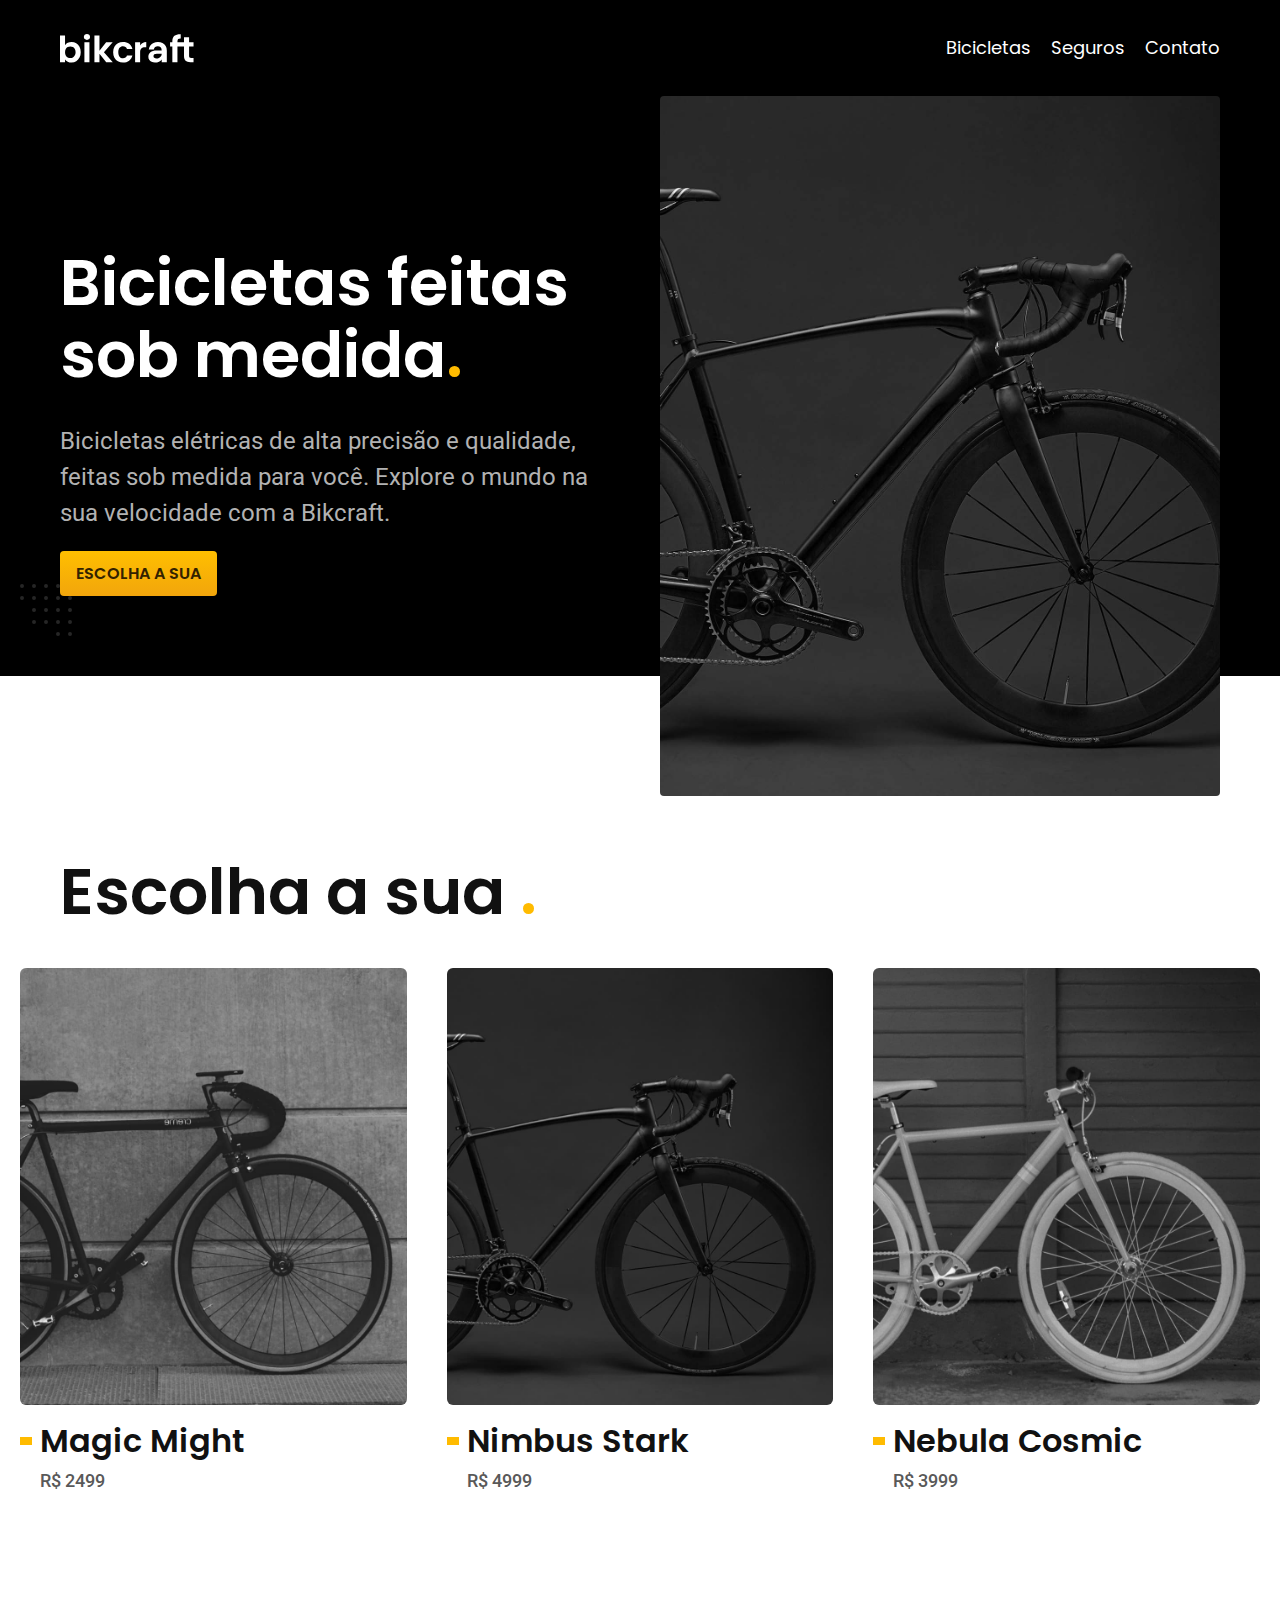
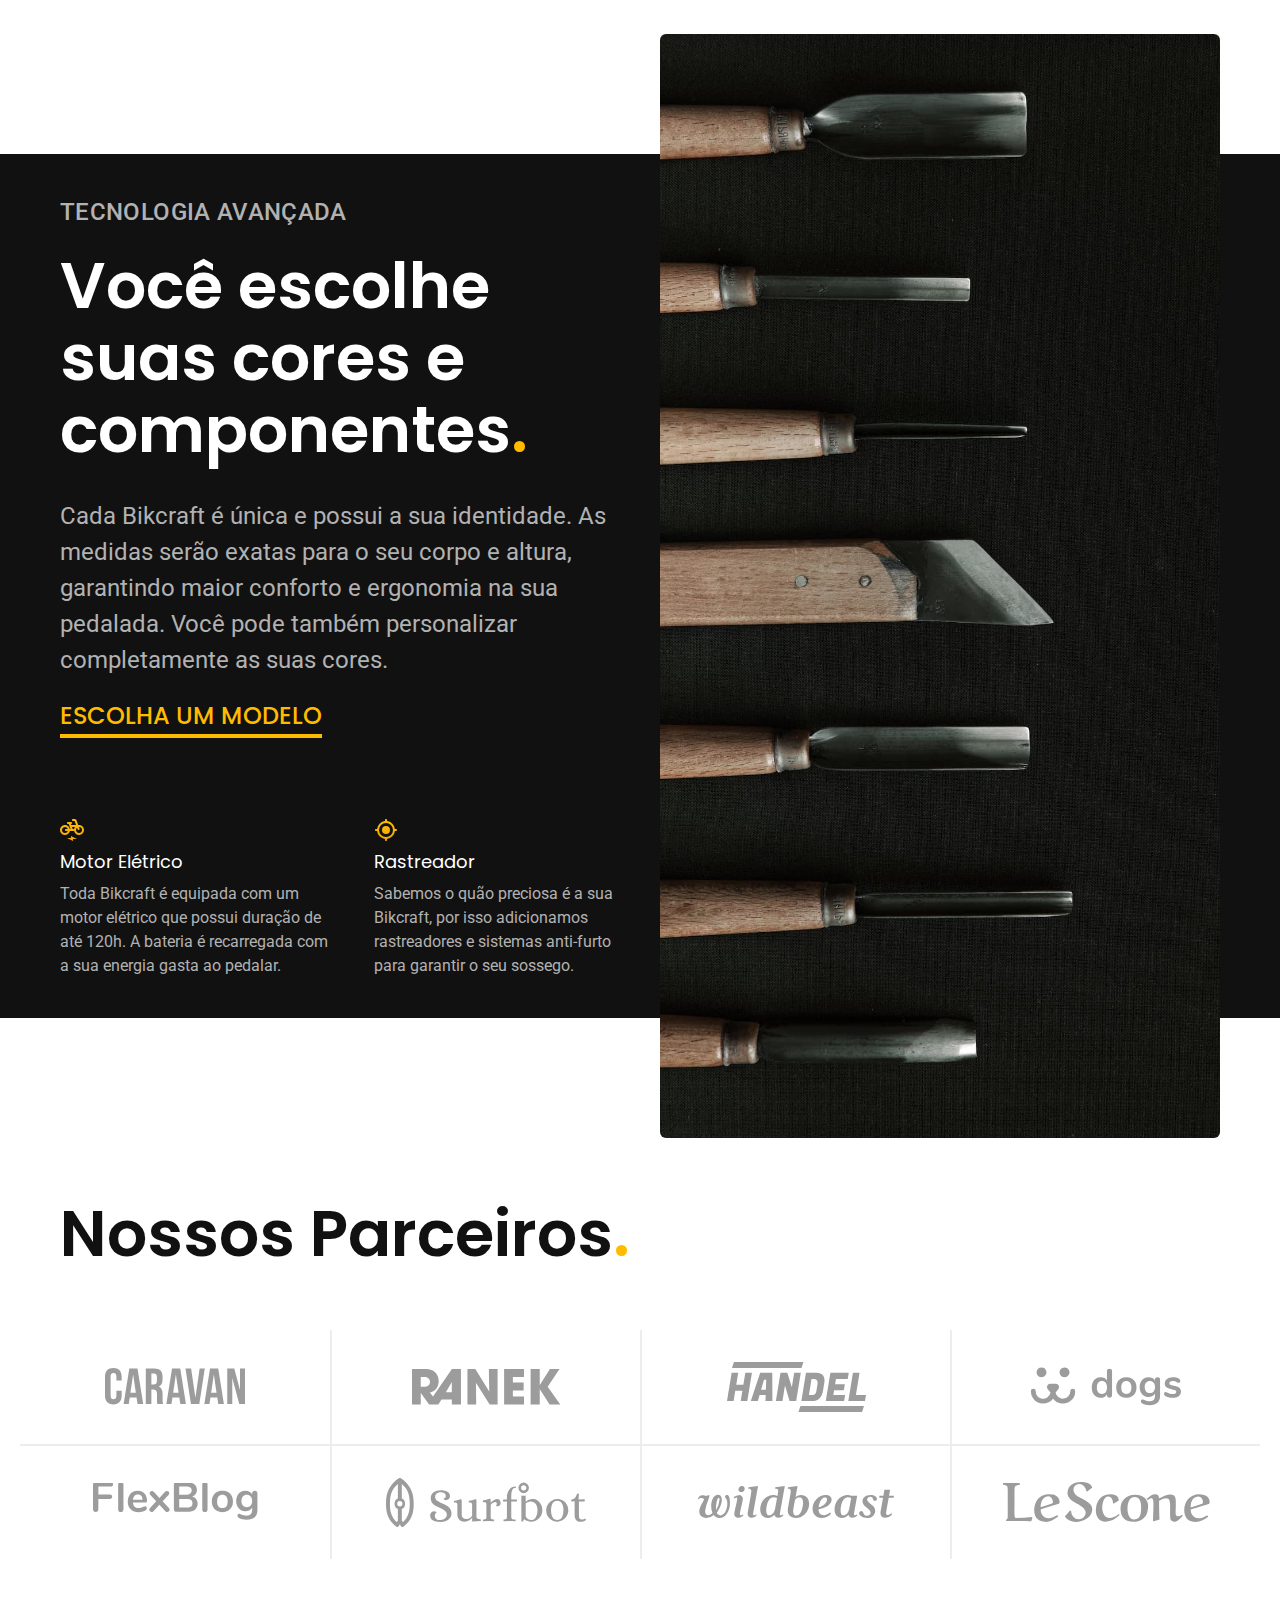
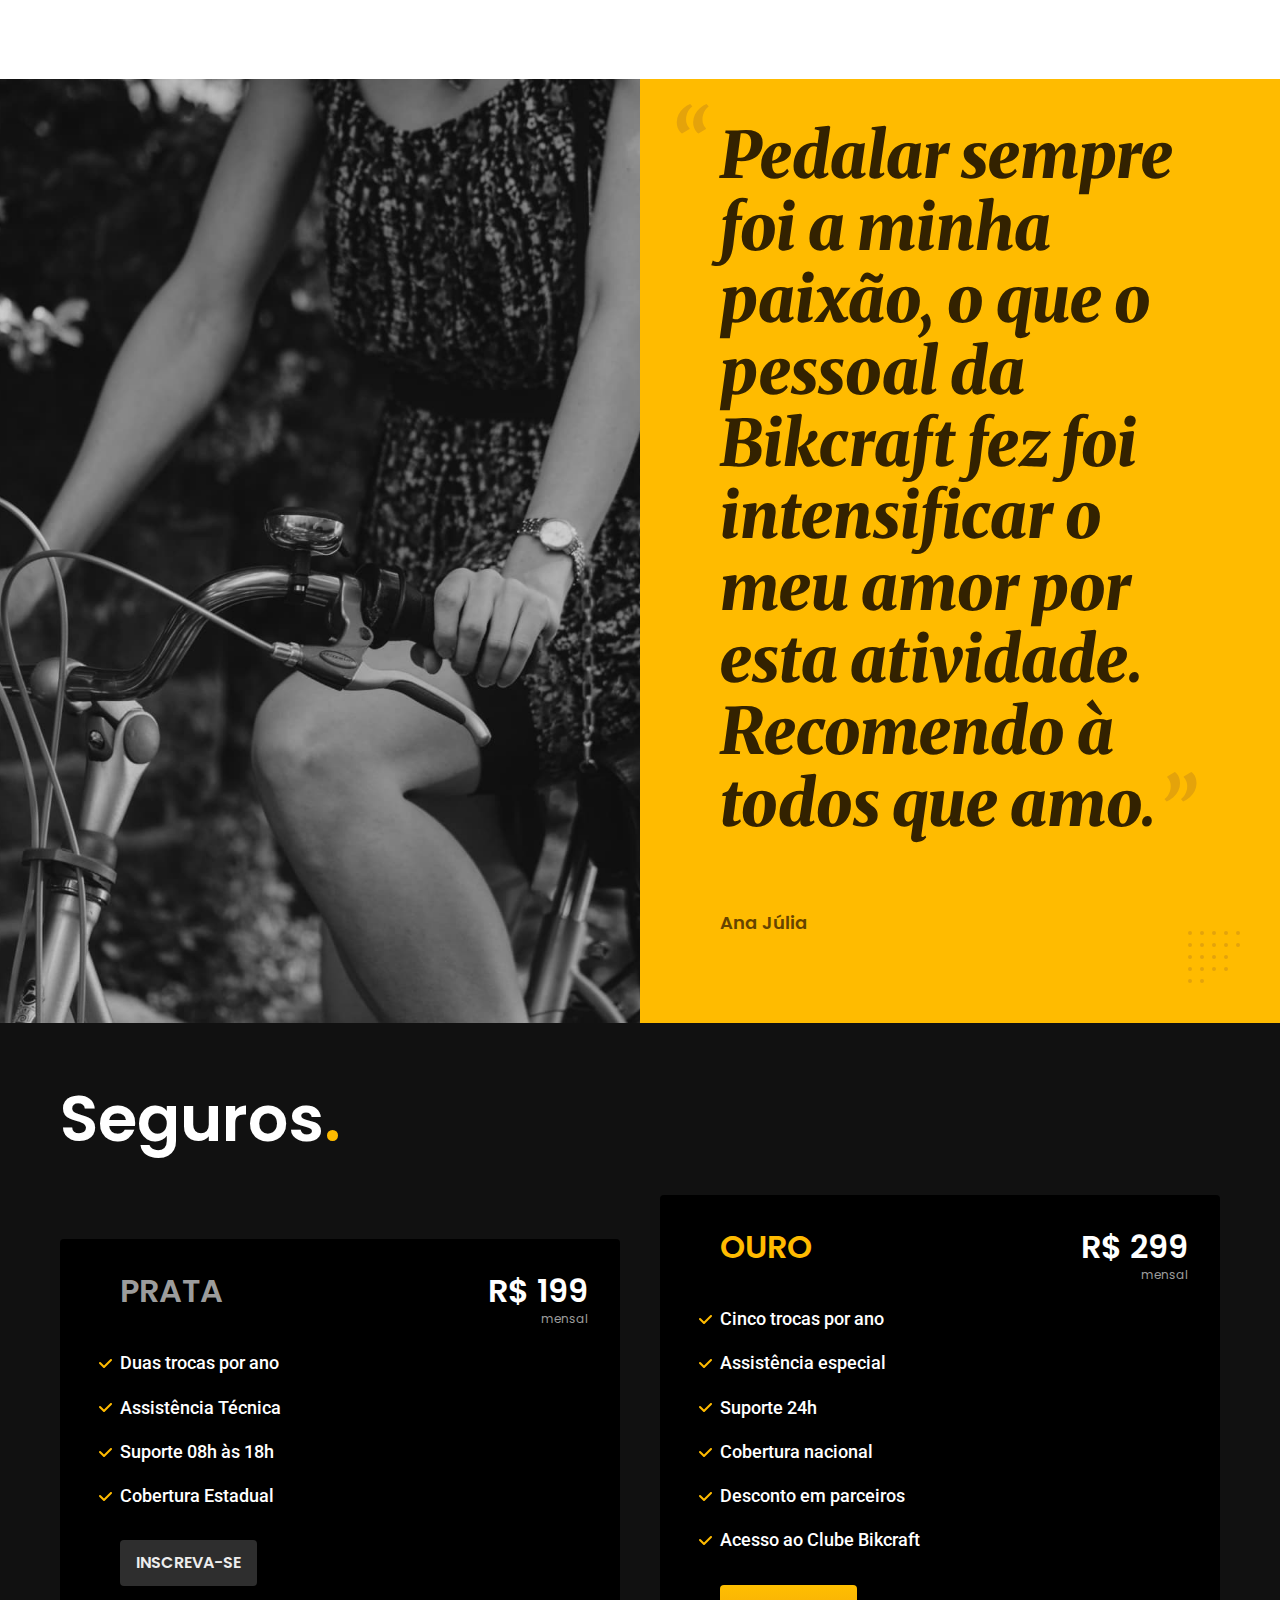
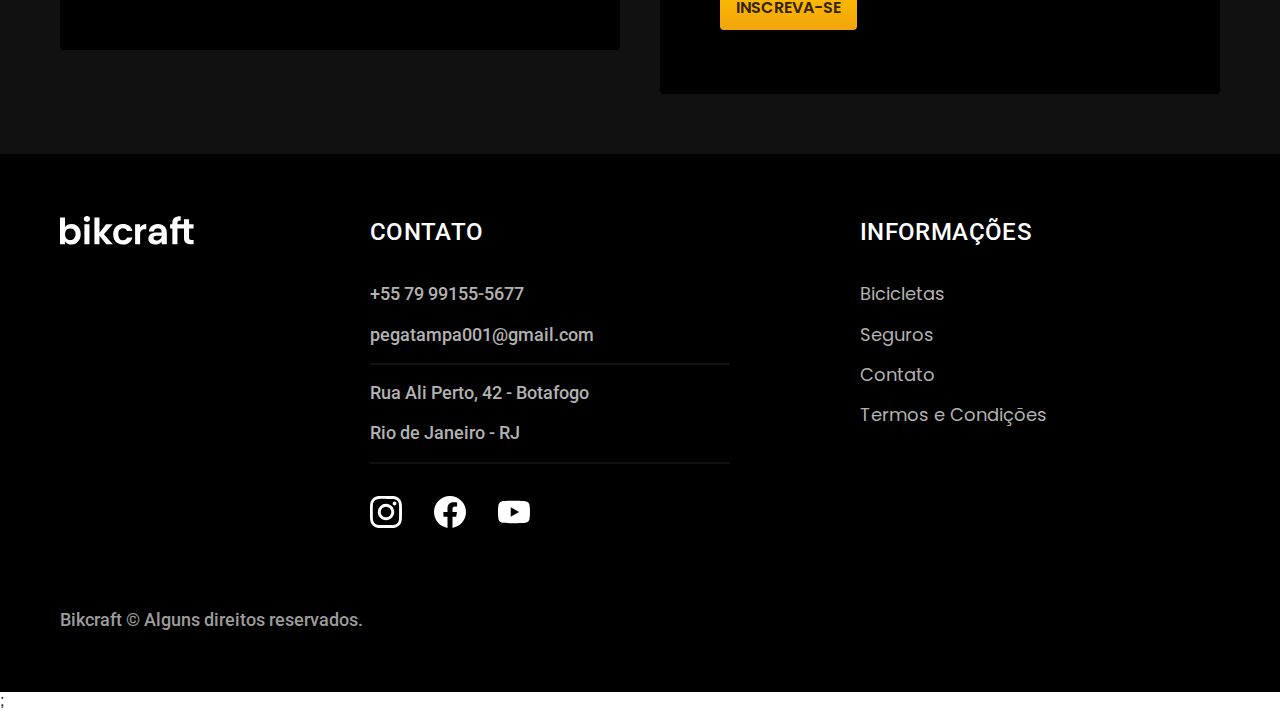
<file: index.html>
<!DOCTYPE html>
<html lang="pt-br">

<head>
  <meta charset="UTF-8" />
  <meta name="viewport" content="width=device-width, initial-scale=1.0, maximum-scale=1.0">
  <title>Bikcraft - Bicicletas Eletricas</title>
  <meta name="Description" content="Bicicletas elétricas de alta precisão e qualidade, feitas sob medida para o cliente. Explore o mundo na sua velocidade com a bikcraft.">

  <link rel="stylesheet" href="./css/style.min.css">
  <link rel="icon" href="./favicon.svg" type="image/svg+xml">
  <link rel="preconnect" href="https://fonts.googleapis.com">
  <link rel="preconnect" href="https://fonts.gstatic.com" crossorigin>
  <link href="https://fonts.googleapis.com/css2?family=Merriweather:ital,wght@1,900&family=Poppins:wght@400;600&family=Roboto:wght@400;500&display=swap" rel="stylesheet">
  <link rel="preload" href="./css/style.min.css" as="style">
  <script>document.documentElement.classList.add('js'); </script>
</head>

<body>
  <header class="header-bg">
    <div class="header container">

      <a href="./"><img src="./img/bikcraft.svg" width="136" height="32" alt="Bikcraft"></a>
      <nav aria-label="primaria">
        <ul class="header-menu font-1-m cor-w">
          <li><a href="./bicicletas.html">Bicicletas</a></li>
          <li><a href="./seguros.html">Seguros</a></li>
          <li><a href="./contato.html">Contato</a></li>
        </ul>
      </nav>
    </div>
  </header>
  <main class="intro-bg ">
    <div class=" container intro">
      <div class="intro-content">
        <h1 class="font-1-xxl cor-w fadeInDown" data-anime="200"> Bicicletas feitas sob medida<span class=" cor-p1">.</span></h1>
        <p class="font-2-l cor-c5 fadeInDown" data-anime="400">Bicicletas elétricas de alta precisão e qualidade, feitas sob medida para você. Explore o mundo na sua velocidade com a Bikcraft.</p>
        <a class="botao fadeInDown" data-anime="600" href="./bicicletas.html">Escolha a sua</a>
      </div>
      <picture class="fadeInDown " data-anime="800">
        <source media="(max-width:800px)" srcset="./img/bicicletas/nimbus.jpg">
        <img src="./img/fotos/introducao.jpg" width="1280" height="1600" alt="Bicicleta Eletrica Preta">
      </picture>
    </div>
  </main>
  <article class="bicicletas-lista">
    <h2 class="container font-1-xxl">Escolha a sua <span class="cor-p1">.</span></h2>
    <ul>
      <li>
        <a href="./bicicletas/magic.html">
          <img src="./img/bicicletas/magic-home.jpg" width="920" height="1040" alt="Bicicletas magic">
          <h3 class="font-1-xl">Magic Might</h3>
          <span class="font-2-m cor-c8">R$ 2499 </span>
        </a>
      </li>
      <li>
        <a href="./bicicletas/nimbus.html">
          <img src="./img/bicicletas/nimbus-home.jpg" width="920" height="1040" alt="Bicicletas magic">
          <h3 class="font-1-xl">Nimbus Stark</h3>
          <span class="font-2-m cor-c8">R$ 4999 </span>
        </a>
      </li>
      <li>
        <a href="./bicicletas/nebula.html">
          <img src="./img/bicicletas/nebula-home.jpg" width="920" height="1040" alt="Bicicletas magic">
          <h3 class="font-1-xl">Nebula Cosmic</h3>
          <span class="font-2-m cor-c8">R$ 3999 </span>
        </a>
      </li>
    </ul>
  </article>
  <article class="tecnologia-bg">
    <div class="tecnologia container">
      <div class="tecnologia-content">
        <span class="font-2-l-b cor-c5">Tecnologia Avançada</span>
        <h2 class="font-1-xxl cor-w">Você escolhe suas cores e componentes<span class="cor-p1">.</span></h2>
        <p class="font-2-l cor-c5">Cada Bikcraft é única e possui a sua identidade. As medidas serão exatas para o seu corpo e altura, garantindo maior conforto e ergonomia na sua pedalada. Você pode também personalizar completamente as suas cores.</p>
        <a class="link" href="./bicicletas.html">Escolha um modelo</a>
        <div class="tecnologia-vantagens">
          <div>
            <img src="./img/icones/eletrica.svg" width="32" height="32" alt="eletrica">
            <h3 class="font-1-m cor-w">Motor Elétrico</h3>
            <p class="font-2-s cor-c5">Toda Bikcraft é equipada com um motor elétrico que possui duração de até 120h. A bateria é recarregada com a sua energia gasta ao pedalar.</p>
          </div>
          <div>
            <img src="./img/icones/rastreador.svg" width="32" height="32" alt="rastreador">
            <h3 class="font-1-m cor-w">Rastreador</h3>
            <p class="font-2-s cor-c5">Sabemos o quão preciosa é a sua Bikcraft, por isso adicionamos rastreadores e sistemas anti-furto para garantir o seu sossego.</p>
          </div>
        </div>
      </div>
      <div class="tecnologia-img ">
        <img src="./img/fotos/tecnologia.jpg" width="1200" height="1920" alt="tecnologia">
      </div>
    </div>
  </article>
  <section class="parceiros" aria-label="Nossos Parceiros">
    <h2 class="font-1-xxl container">Nossos Parceiros<span class="cor-p1">.</span></h2>
    <ul>
      <li><img src="./img/parceiros/caravan.svg" width="140" height="38" alt="patrocinador"></li>
      <li><img src="./img/parceiros/ranek.svg" width="149" height="36" alt="patrocinador"></li>
      <li><img src="./img/parceiros/handel.svg" width="139" height="50" alt="patrocinador"></li>
      <li><img src="./img/parceiros/dogs.svg" width="152" height="39" alt="patrocinador"></li>
      <li><img src="./img/parceiros/flexblog.svg" width="165" height="38" alt="patrocinador"></li>
      <li><img src="./img/parceiros/surfbot.svg" width="200" height="49" alt="patrocinador"></li>
      <li><img src="./img/parceiros/wildbeast.svg" width="196" height="34" alt="patrocinador"></li>
      <li><img src="./img/parceiros/lescone.svg" width="208" height="41" alt="patrocinador"></li>
    </ul>
  </section>
  <section class="depoimento">
    <div>
      <img src="./img/fotos/depoimento.jpg" width="1560" height="1360" alt="mulher andando em bicicleta">
    </div>
    <div class="depoimento-content">
      <blockquote class="font-1-xxl cor-p5">
        <p class="">Pedalar sempre foi a minha paixão, o que o pessoal da Bikcraft fez foi intensificar o meu amor por esta atividade. Recomendo à todos que amo.
        </p>
        <span class="font-1-m-b cor-p4">Ana Júlia</span>
      </blockquote>
    </div>
  </section>
  <article class="seguros-bg">
    <div class="seguros container">
      <h2 class="font-1-xxl cor-w">Seguros<span class="cor-p1">.</span></h2>
      <div class="seguros-item">
        <h3 class="font-1-xl cor-c6">PRATA</h3>
        <span class="font-1-xl cor-w">R$ 199<span class="font-1-xs cor-c6">mensal</span></span>
        <ul class="font-2-m cor-w">
          <li>Duas trocas por ano</li>
          <li>Assistência Técnica</li>
          <li>Suporte 08h às 18h</li>
          <li>Cobertura Estadual</li>
        </ul>
        <a class="botao secundario" href="./orcamento.html">Inscreva-se</a>
      </div>
      <div class="seguros-item">
        <h3 class="font-1-xl cor-p1">OURO</h3>
        <span class="font-1-xl cor-w">R$ 299<span class="font-1-xs cor-c6">mensal</span></span>
        <ul class="font-2-m cor-w">
          <li>Cinco trocas por ano</li>
          <li>Assistência especial</li>
          <li>Suporte 24h</li>
          <li>Cobertura nacional</li>
          <li>Desconto em parceiros</li>
          <li>Acesso ao Clube Bikcraft</li>
        </ul>
        <a class="botao" href="./orcamento.html">Inscreva-se</a>
      </div>
    </div>
  </article>
  <footer class="footer-bg">
    <div class="footer container">
      <img src="./img/bikcraft.svg" width="136" height="32" alt="Bikcraft">
      <div class="footer-contato">
        <h3 class="font-2-l-b cor-w">Contato</h3>
        <ul class="font-2-m cor-c5">
          <li><a href="tel:+5579991555677">+55 79 99155-5677</a></li>
          <li><a href="mailto:pegatampa001@gmail.com">pegatampa001@gmail.com</a></li>
          <li>Rua Ali Perto, 42 - Botafogo</li>
          <li>Rio de Janeiro - RJ </li>
        </ul>
        <div class="footer-redes">
          <a href="./">
            <img src="./img/redes/instagram.svg" width="32" height="32">
          </a>
          <a href="./">
            <img src="./img/redes/facebook.svg" width="32" height="32">
          </a>
          <a href="./">
            <img src="./img/redes/youtube.svg" width="32" height="32">
          </a>
        </div>
      </div>
      <div class="footer-info">
        <h3 class="font-2-l-b cor-w">Informações</h3>
        <nav>
          <ul class="font-1-m cor-c5">
            <li><a href="./bicicletas.html">Bicicletas</a></li>
            <li><a href="./seguros.html">Seguros</a></li>
            <li><a href="./contato.html">Contato</a></li>
            <li><a href="./termos.html">Termos e Condições</a></li>
          </ul>
        </nav>
      </div>
      <p class="footer-copy font-2-m cor-c6">Bikcraft © Alguns direitos reservados.</p>
    </div>
  </footer>
  <script src="./js/plugins/simple-anime.js"></script>;
  <script src=" ./js/script.js"></script>
</body>

</html>
</file>
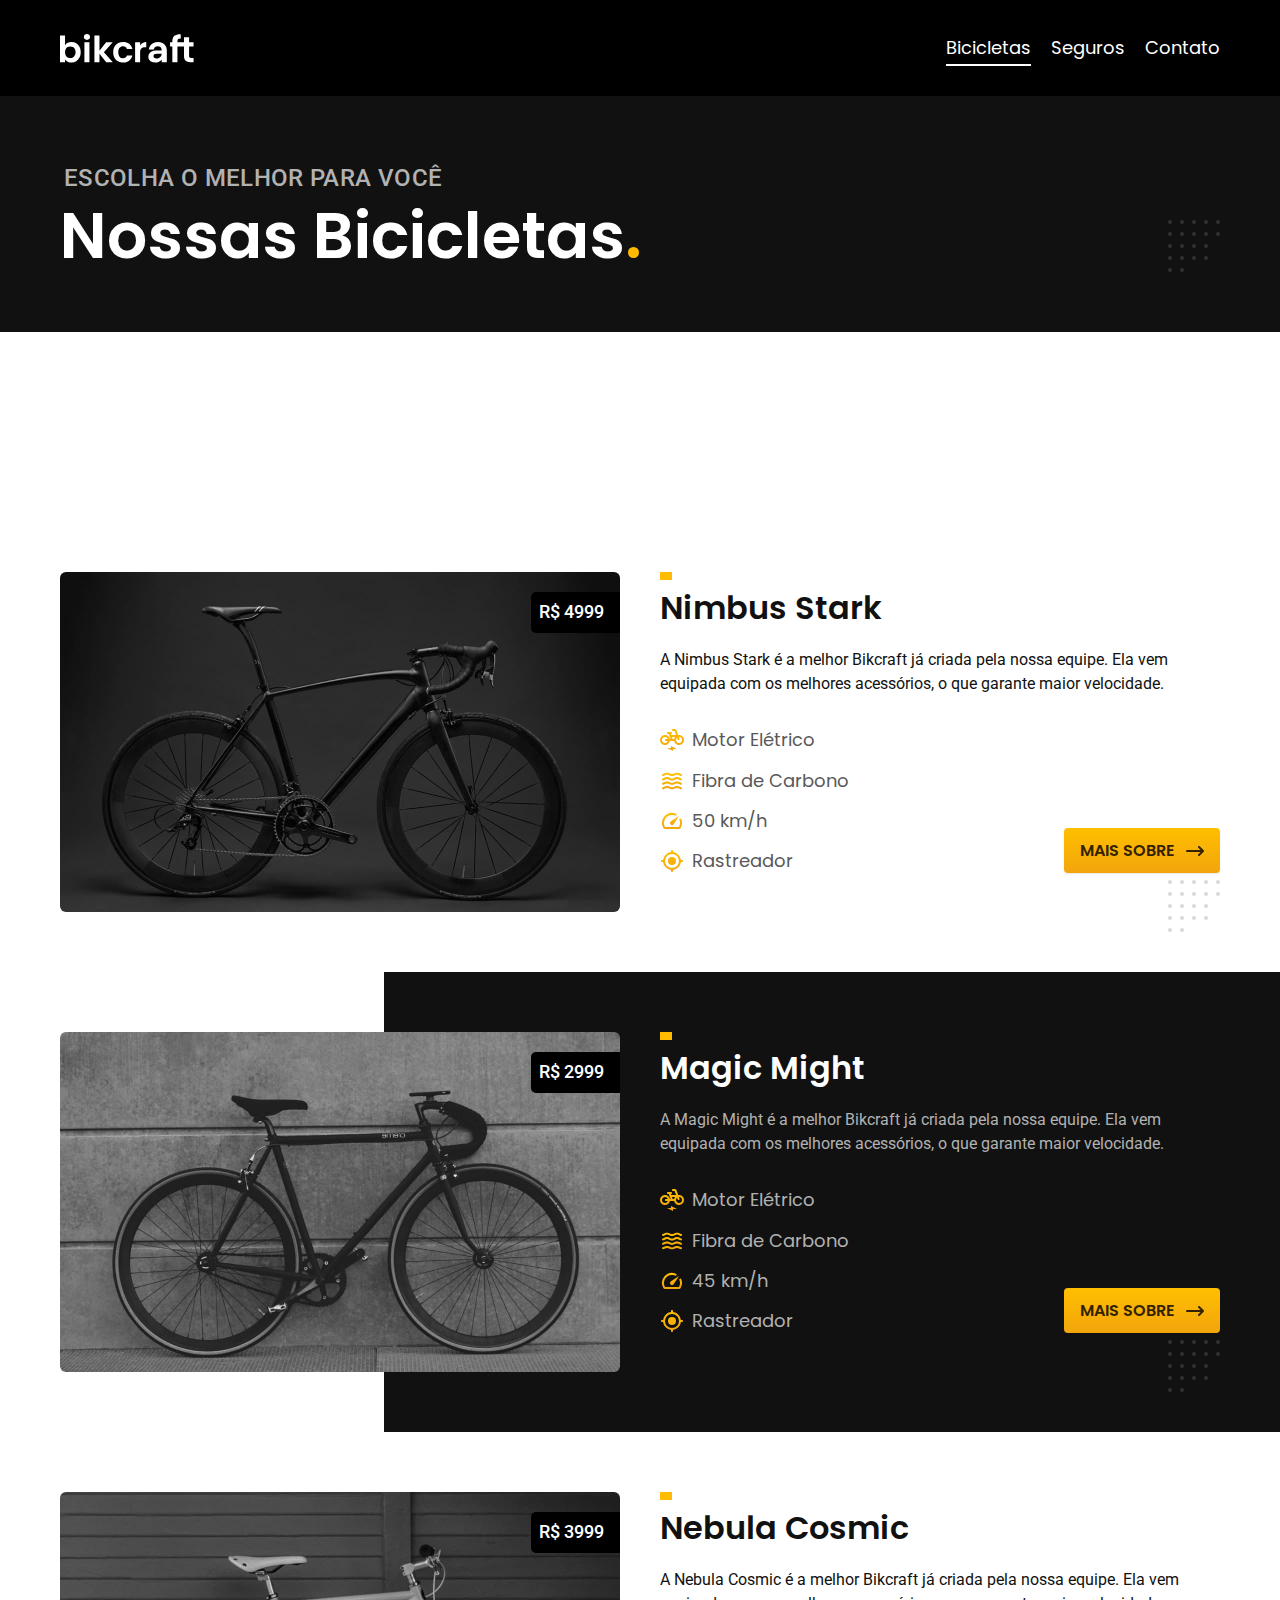
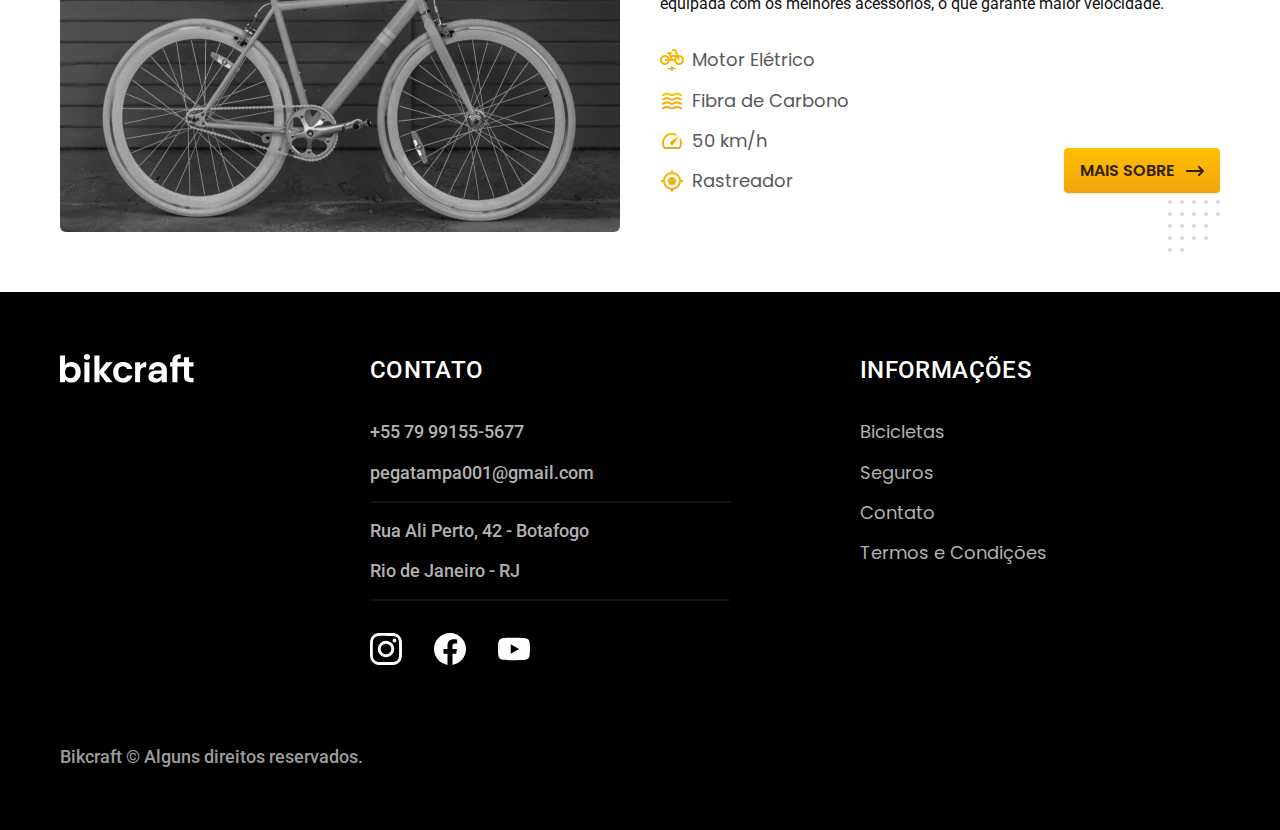
<file: bicicletas.html>
<!DOCTYPE html>
<html lang="pt-br">

<head>
  <meta charset="UTF-8" />
  <meta name="viewport" content="width=device-width, initial-scale=1.0, maximum-scale=1.0">
  <title>Bicicletas | Bikcraft</title>
  <meta name="Description" content="Termos e Condições.">
  <link rel="stylesheet" href="./css/style.min.css">
  <link rel="icon" href="./favicon.svg" type="image/svg+xml">
  <link rel="preconnect" href="https://fonts.googleapis.com">
  <link rel="preconnect" href="https://fonts.gstatic.com" crossorigin>
  <link href="https://fonts.googleapis.com/css2?family=Merriweather:ital,wght@1,900&family=Poppins:wght@400;600&family=Roboto:wght@400;500&display=swap" rel="stylesheet">
  <script>document.documentElement.classList.add('js'); </script>
</head>

<body id="bicicletas">
  <header class="header-bg">
    <div class="header container">

      <a href="./"><img src="./img/bikcraft.svg" alt="Bikcraft"></a>
      <nav aria-label="primaria">
        <ul class="header-menu font-1-m cor-w">
          <li><a href="./bicicletas.html">Bicicletas</a></li>
          <li><a href="./seguros.html">Seguros</a></li>
          <li><a href="./contato.html">Contato</a></li>
        </ul>
      </nav>
    </div>
  </header>
  <main>
    <div class="titulo-bg">
      <div class="titulo container">
        <p class="font-2-l-b cor-c5 ">Escolha o melhor para você</p>
        <h1 class="font-1-xxl cor-w">Nossas Bicicletas<span class="cor-p1">.</span></h1>
      </div>
    </div>
    <div class="termos font-2-s cor-c10 container">
      <h2 class="font-1-l cor-c11"></h2>
    </div>

    <div class="bicicletas container">
      <div class="bicicletas-img">
        <img src="./img/bicicletas/nimbus.jpg" alt="bicicleta preta">
        <span class="font-2-m cor-w">R$ 4999</span>
      </div>
      <div class="bicicletas-content">
        <h2 class="font-1-xl">Nimbus Stark</h2>
        <p class="font-2-s cor c8">A Nimbus Stark é a melhor Bikcraft já criada pela nossa equipe. Ela vem equipada com os melhores acessórios, o que garante maior velocidade.</p>
        <ul class="font-1-m cor-c8">
          <li><img src="./img/icones/eletrica.svg" alt="eletrica">
            Motor Elétrico</li>
          <li><img src="./img/icones/carbono.svg" alt="carbono">
            Fibra de Carbono</li>
          <li><img src="./img/icones/velocidade.svg" alt="velocidade">
            50 km/h</li>
          <li><img src="./img/icones/rastreador.svg" alt="rastreador">
            Rastreador</li>

        </ul>
        <a class="botao seta" href="./bicicletas/nimbus.html">Mais Sobre</a>
      </div>
    </div>

    <div class="bicicletas-bg">
      <div class="bicicletas container">
        <div class="bicicletas-img">
          <img src="./img/bicicletas/magic.jpg" alt="bicicleta preta">
          <span class="font-2-m cor-w">R$ 2999</span>
        </div>
        <div class="bicicletas-content">
          <h2 class="font-1-xl cor-w">Magic Might</h2>
          <p class="font-2-s cor-c5">A Magic Might é a melhor Bikcraft já criada pela nossa equipe. Ela vem equipada com os melhores acessórios, o que garante maior velocidade.</p>
          <ul class="font-1-m cor-c5">
            <li><img src="./img/icones/eletrica.svg" alt="rastreador">
              Motor Elétrico</li>
            <li><img src="./img/icones/carbono.svg" alt="rastreador">
              Fibra de Carbono</li>
            <li><img src="./img/icones/velocidade.svg" alt="rastreador">
              45 km/h</li>
            <li><img src="./img/icones/rastreador.svg" alt="rastreador">
              Rastreador</li>

          </ul>
          <a class="botao seta" href="./bicicletas/nebula.html">Mais Sobre</a>
        </div>
      </div>
    </div>

    <div class="bicicletas container">
      <div class="bicicletas-img">
        <img src="./img/bicicletas/nebula.jpg" alt="bicicleta preta">
        <span class="font-2-m cor-w">R$ 3999</span>
      </div>
      <div class="bicicletas-content">
        <h2 class="font-1-xl">Nebula Cosmic</h2>
        <p class="font-2-s cor c8">A Nebula Cosmic é a melhor Bikcraft já criada pela nossa equipe. Ela vem equipada com os melhores acessórios, o que garante maior velocidade.</p>
        <ul class="font-1-m cor-c8">
          <li><img src="./img/icones/eletrica.svg" alt="rastreador">
            Motor Elétrico</li>
          <li><img src="./img/icones/carbono.svg" alt="rastreador">
            Fibra de Carbono</li>
          <li><img src="./img/icones/velocidade.svg" alt="rastreador">
            50 km/h</li>
          <li><img src="./img/icones/rastreador.svg" alt="rastreador">
            Rastreador</li>
        </ul>
        <a class="botao seta" href="./bicicletas/nebula.html">Mais Sobre</a>
      </div>
    </div>


  </main>

  <footer class="footer-bg">
    <div class="footer container">
      <img src="./img/bikcraft.svg">
      <div class="footer-contato">
        <h3 class="font-2-l-b cor-w">Contato</h3>
        <ul class="font-2-m cor-c5">
          <li><a href="tel:+5579991555677">+55 79 99155-5677</a></li>
          <li><a href="mailto:pegatampa001@gmail.com">pegatampa001@gmail.com</a></li>
          <li>Rua Ali Perto, 42 - Botafogo</li>
          <li>Rio de Janeiro - RJ </li>
        </ul>
        <div class="footer-redes">
          <a href="./">
            <img src="./img/redes/instagram.svg">
          </a>
          <a href="./">
            <img src="./img/redes/facebook.svg">
          </a>
          <a href="./">
            <img src="./img/redes/youtube.svg">
          </a>
        </div>
      </div>
      <div class="footer-info">
        <h3 class="font-2-l-b cor-w">Informações</h3>
        <nav>
          <ul class="font-1-m cor-c5">
            <li><a href="./bicicletas.html">Bicicletas</a></li>
            <li><a href="./seguros.html">Seguros</a></li>
            <li><a href="./contato.html">Contato</a></li>
            <li><a href="./termos.html">Termos e Condições</a></li>
          </ul>
        </nav>
      </div>
      <p class="footer-copy font-2-m cor-c6">Bikcraft © Alguns direitos reservados.</p>
    </div>
  </footer>
  <script src="./js/script.js"></script>
  <script src="./js/script.js"></script>
</body>


</html>
</file>
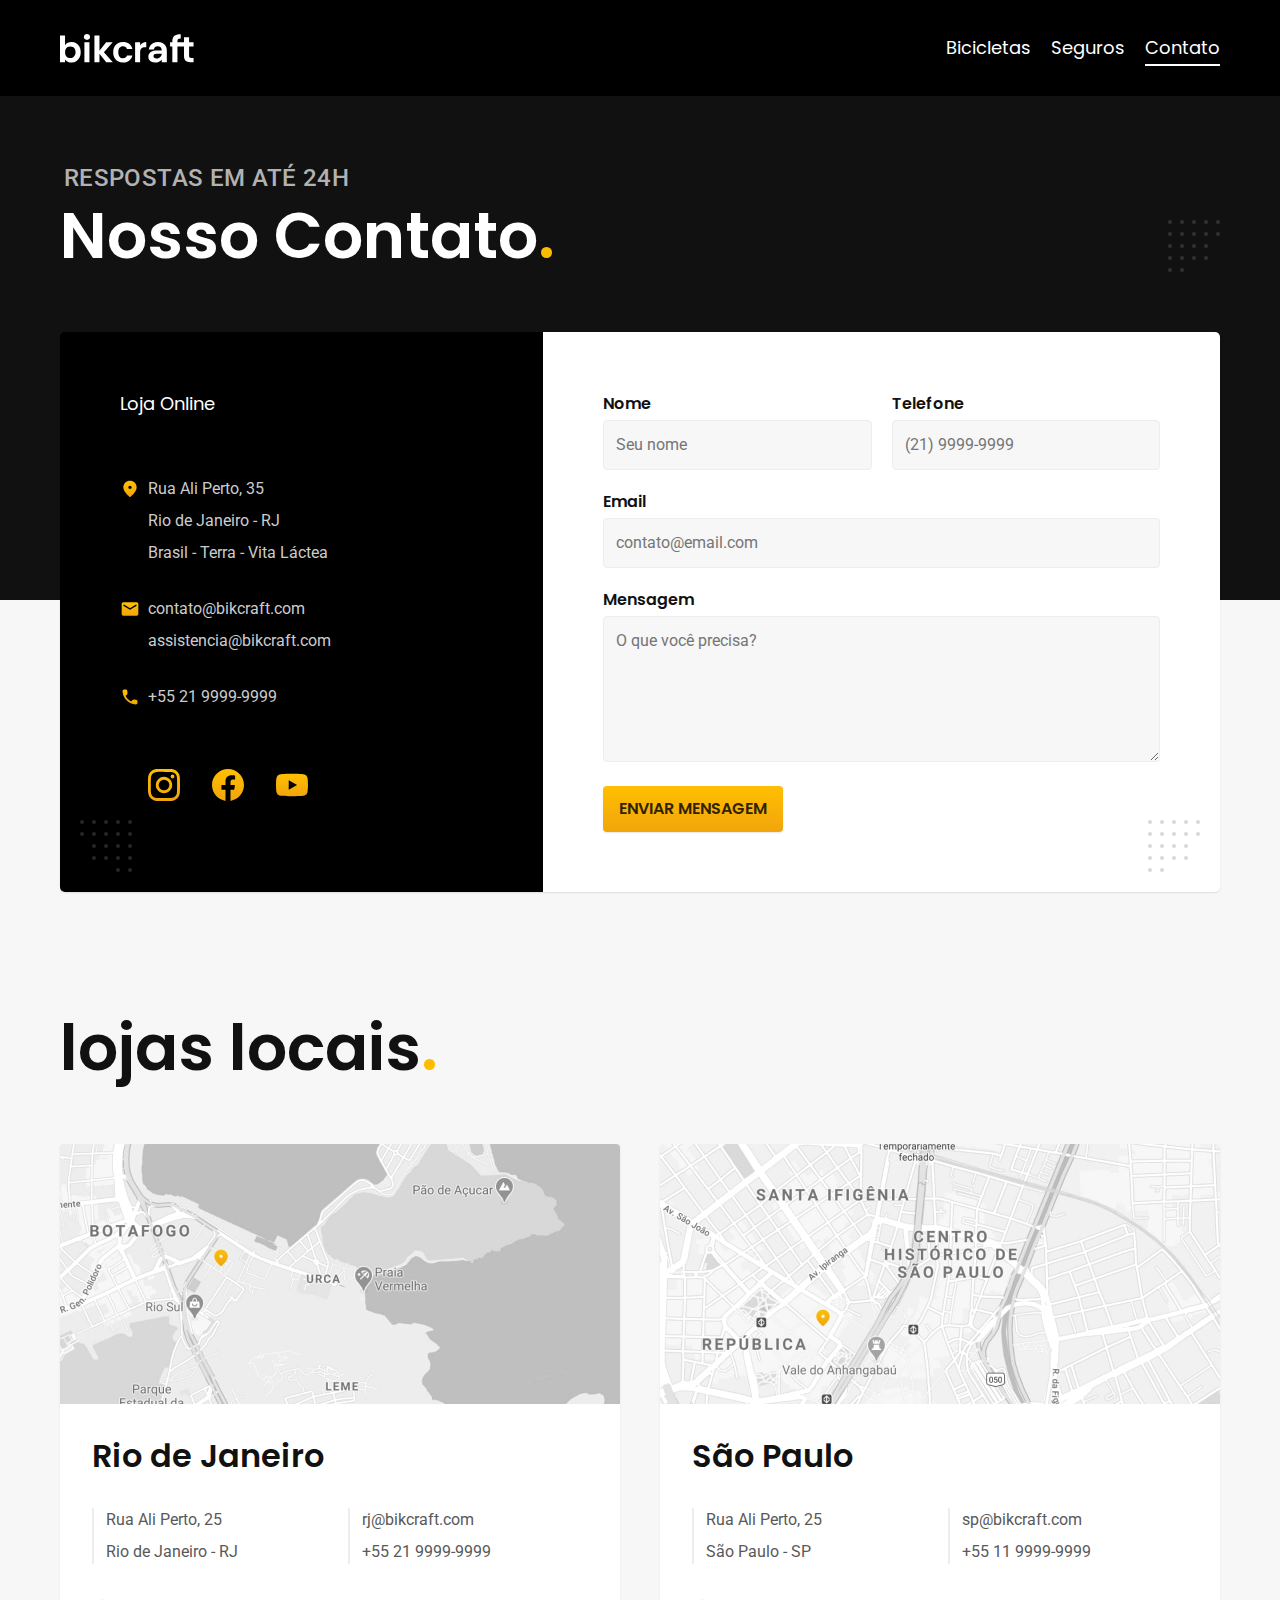
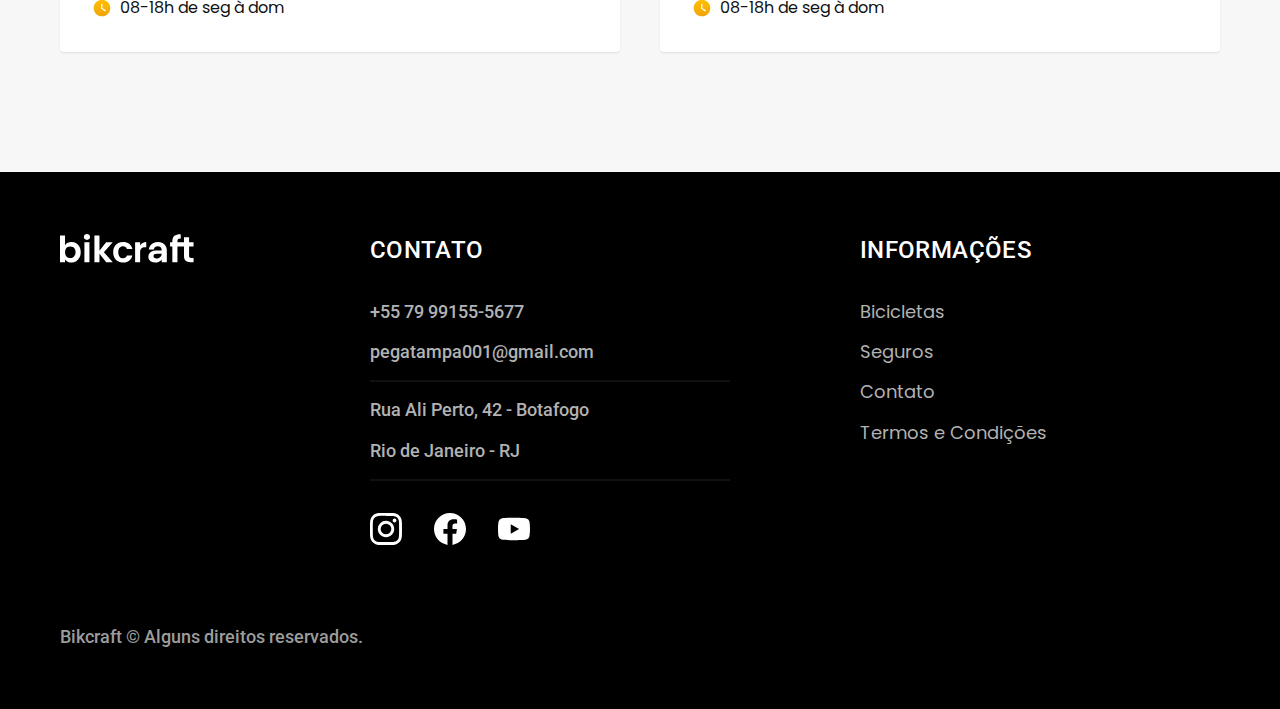
<file: contato.html>
<!DOCTYPE html>
<html lang="pt-br">

<head>
  <meta charset="UTF-8">
  <meta name="viewport" content="width=device-width, initial-scale=1.0">

  <title>Contato | Bikcraft</title>
  <meta name="description" content="Contato.">

  <link rel="stylesheet" href="./css/style.min.css">
  <link rel="icon" href="./favicon.svg" type="image/svg+xml">
  <link rel="preconnect" href="https://fonts.googleapis.com">
  <link rel="preconnect" href="https://fonts.gstatic.com" crossorigin>
  <link href="https://fonts.googleapis.com/css2?family=Merriweather:ital,wght@1,900&family=Poppins:wght@400;600&family=Roboto:wght@400;500&display=swap" rel="stylesheet">
  <script>document.documentElement.classList.add('js'); </script>
</head>

<body id="contato">
  <header class="header-bg">
    <div class="header container">
      <a href="./">
        <img src="./img/bikcraft.svg" alt="Bikcraft">
      </a>

      <nav aria-label="primaria">
        <ul class="header-menu font-1-m cor-w">
          <li><a href=" ./bicicletas.html">Bicicletas</a></li>
          <li><a href="./seguros.html">Seguros</a></li>
          <li><a href="./contato.html">Contato</a></li>
        </ul>
      </nav>
    </div>
  </header>

  <main>
    <div class="titulo-bg">
      <div class="titulo container">
        <p class="font-2-l-b cor-c5">Respostas em até 24h</p>
        <h1 class="font-1-xxl cor-w">Nosso Contato<span class=" cor-p1">.</span></h1>
      </div>
    </div>

    <div class="contato container">
      <section class="contato-dados" aria-label="Endereço">
        <h2 class="font-1-m cor-w">Loja Online</h2>
        <div class=" contato-endereco font-2-s cor-c4">
          <p>Rua Ali Perto, 35</p>
          <p>Rio de Janeiro - RJ</p>
          <p>Brasil - Terra - Vita Láctea</p>
        </div>
        <address class="contato-meios font-2-s cor-c4">
          <a href="mailto:contato@bikcraft.com">contato@bikcraft.com</a>
          <a href="mailto:assistencia@bikcraft.com">assistencia@bikcraft.com</a>
          <a href="tel:+552199999999">+55 21 9999-9999</a>
        </address>
        <div class="contato-redes">
          <a href="./">
            <img src="./img/redes/instagram-p.svg" alt="Instagram">
          </a>
          <a href="./">
            <img src="./img/redes/facebook-p.svg" alt="Facebook">
          </a>
          <a href="./">
            <img src="./img/redes/youtube-p.svg" alt="Youtube">
          </a>
        </div>
      </section>
      <section class="contato-formulario" aria-label="Formulário">
        <form class="form" action="./contato.html">
          <div>
            <label for="nome">Nome</label>
            <input type="text" id="nome" name="nome" placeholder="Seu nome">
          </div>
          <div>
            <label for="telefone">Telefone</label>
            <input type="text" id="telefone" name="telefone" placeholder="(21) 9999-9999">
          </div>
          <div class="col-2">
            <label for=" email">Email</label>
            <input type="email" id="email" name="email" placeholder="contato@email.com">
          </div>
          <div class="col-2">
            <label for="mensagem">Mensagem</label>
            <textarea rows="5" id="mensagem" name="mensagem" placeholder="O que você precisa?"></textarea>
          </div>
          <button class="botao">Enviar Mensagem</button>
        </form>
      </section>
    </div>
  </main>
  <article class="lojas container">
    <h2 class="font-1-xxl">lojas locais<span class="cor-p1">.</span></h2>
    <div class="lojas-item">
      <img src="./img/lojas/rj.jpg">
      <div class="lojas-content">
        <h3 class="font-1-xl">Rio de Janeiro</h3>
        <div class="lojas-dados font-2-s cor-c8">
          <p>Rua Ali Perto, 25</p>
          <p>Rio de Janeiro - RJ</p>
        </div>
        <div class="lojas-dados font-2-s cor-c8">
          <a href="mailto:rj@bikcraft.com">rj@bikcraft.com</a>
          <a href="tel:+552199999999">+55 21 9999-9999</a>
        </div>
        <p class="lojas-tempo font-1-s"><img src="./img/icones/horario.svg" alt="">08-18h de seg à dom</p>
      </div>
    </div>
    <article class="">
      <div class="lojas-item">
        <img src="./img/lojas/sp.jpg">
        <div class="lojas-content">
          <h3 class="font-1-xl">São Paulo</h3>
          <div class="lojas-dados font-2-s cor-c8">
            <p>Rua Ali Perto, 25</p>
            <p>São Paulo - SP</p>
          </div>
          <div class="lojas-dados font-2-s cor-c8">
            <a href="mailto:sp@bikcraft.com">sp@bikcraft.com</a>
            <a href="tel:+551199999999">+55 11 9999-9999</a>
          </div>
          <p class="lojas-tempo font-1-s"><img src="./img/icones/horario.svg" alt="">08-18h de seg à dom</p>
        </div>
      </div>
    </article>
  </article>


  <footer class="footer-bg">
    <div class="footer container">
      <img src="./img/bikcraft.svg">
      <div class="footer-contato">
        <h3 class="font-2-l-b cor-w">Contato</h3>
        <ul class="font-2-m cor-c5">
          <li><a href="tel:+5579991555677">+55 79 99155-5677</a></li>
          <li><a href="mailto:pegatampa001@gmail.com">pegatampa001@gmail.com</a></li>
          <li>Rua Ali Perto, 42 - Botafogo</li>
          <li>Rio de Janeiro - RJ </li>
        </ul>
        <div class="footer-redes">
          <a href="./">
            <img src="./img/redes/instagram.svg">
          </a>
          <a href="./">
            <img src="./img/redes/facebook.svg">
          </a>
          <a href="./">
            <img src="./img/redes/youtube.svg">
          </a>
        </div>
      </div>
      <div class="footer-info">
        <h3 class="font-2-l-b cor-w">Informações</h3>
        <nav>
          <ul class="font-1-m cor-c5">
            <li><a href="./bicicletas.html">Bicicletas</a></li>
            <li><a href="./seguros.html">Seguros</a></li>
            <li><a href="./contato.html">Contato</a></li>
            <li><a href="./termos.html">Termos e Condições</a></li>
          </ul>
        </nav>
      </div>
      <p class="footer-copy font-2-m cor-c6">Bikcraft © Alguns direitos reservados.</p>
    </div>
  </footer>
  <script src="./js/script.js"></script>
</body>

</html>
</file>
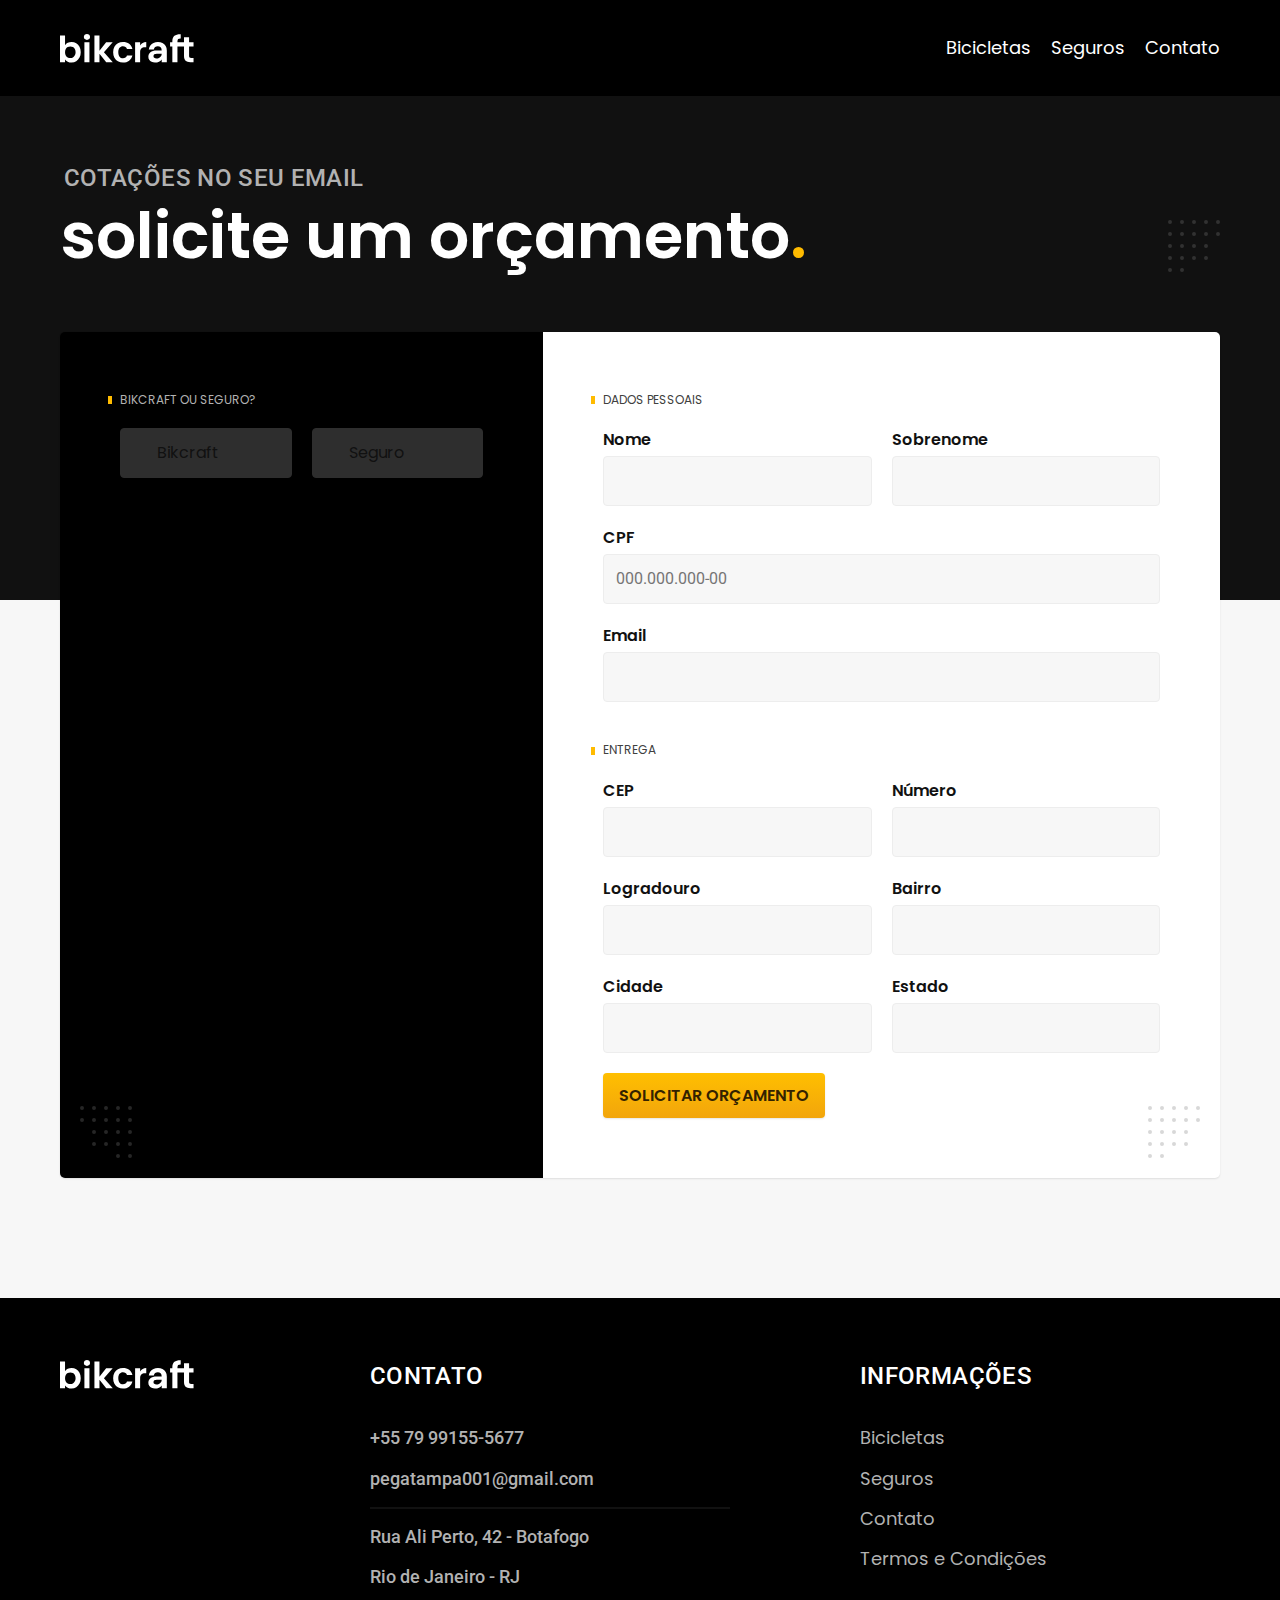
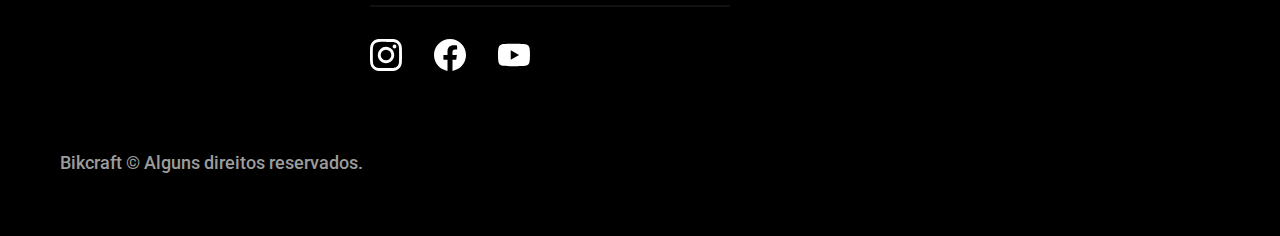
<file: orcamento.html>
<!DOCTYPE html>
<html lang="pt-br">

<head>
  <meta charset="UTF-8">
  <meta name="viewport" content="width=device-width, initial-scale=1.0">

  <title>Orçamento | Bikcraft</title>
  <meta name="description" content="Orçamento.">

  <link rel="stylesheet" href="./css/style.min.css">
  <link rel="icon" href="./favicon.svg" type="image/svg+xml">
  <link rel="preconnect" href="https://fonts.googleapis.com">
  <link rel="preconnect" href="https://fonts.gstatic.com" crossorigin>
  <link href="https://fonts.googleapis.com/css2?family=Merriweather:ital,wght@1,900&family=Poppins:wght@400;600&family=Roboto:wght@400;500&display=swap" rel="stylesheet">
  <script>document.documentElement.classList.add('js'); </script>
</head>

<body id="orcamento">
  <header class="header-bg">
    <div class="header container">
      <a href="./">
        <img src="./img/bikcraft.svg" alt="Bikcraft">
      </a>

      <nav aria-label="primaria">
        <ul class="header-menu font-1-m cor-w">
          <li><a href="./bicicletas.html">Bicicletas</a></li>
          <li><a href="./seguros.html">Seguros</a></li>
          <li><a href="./contato.html">Contato</a></li>
        </ul>
      </nav>
    </div>
  </header>

  <main>
    <div class="titulo-bg">
      <div class="titulo container">
        <p class="font-2-l-b cor-c5">Cotações no seu email</p>
        <h1 class="font-1-xxl cor-w">solicite um orçamento<span class="cor-p1">.</span></h1>
      </div>
    </div>

    <form class="orcamento container" action="./orcamento.html">
      <div class="orcamento-produto">
        <h2 class="font-1-xs cor-c5">Bikcraft ou Seguro?</h2>

        <input type="radio" name="tipo" value="bikcraft" id="bikcraft">
        <label for="bikcraft">Bikcraft</label>

        <input type="radio" name="tipo" value="seguro" id="seguro">
        <label for="seguro">Seguro</label>

        <div class="orcamento-content" id="orcamento-bikcraft">
          <h2 class="font-1-xs cor-c5">Escolha a sua</h2>

          <input type="radio" name="produto" value="nimbus" id="nimbus">
          <label for="nimbus">Nimbus Stark <span>R$ 4999</span></label>
          <div class="orcamento-detalhes">
            <ul class="font-1-xs cor-c8">
              <li><img src="./img/icones/eletrica.svg" alt=""> Motor Elétrico</li>
              <li><img src="./img/icones/carbono.svg" alt=""> Fibra de Carbono</li>
              <li><img src="./img/icones/velocidade.svg" alt=""> 50 km/h</li>
              <li><img src="./img/icones/rastreador.svg" alt=""> Rastreador</li>
            </ul>
            <img src="./img/bicicletas/nimbus.jpg" alt="Bicicleta preta">
          </div>

          <input type="radio" name="produto" value="magic" id="magic">
          <label for="magic">Magic Might <span>R$ 2499</span></label>
          <div class="orcamento-detalhes">
            <ul class="font-1-xs cor-c8">
              <li><img src="./img/icones/eletrica.svg" alt=""> Motor Elétrico</li>
              <li><img src="./img/icones/carbono.svg" alt=""> Fibra de Carbono</li>
              <li><img src="./img/icones/velocidade.svg" alt=""> 45 km/h</li>
              <li><img src="./img/icones/rastreador.svg" alt=""> Rastreador</li>
            </ul>
            <img src="./img/bicicletas/magic.jpg" alt="Bicicleta preta">
          </div>

          <input type="radio" name="produto" value="nebula" id="nebula">
          <label for="nebula">Nebula Cosmic <span>R$ 3999</span></label>
          <div class="orcamento-detalhes">
            <ul class="font-1-xs cor-c8">
              <li><img src="./img/icones/eletrica.svg" alt=""> Motor Elétrico</li>
              <li><img src="./img/icones/carbono.svg" alt=""> Fibra de Carbono</li>
              <li><img src="./img/icones/velocidade.svg" alt=""> 40 km/h</li>
              <li><img src="./img/icones/rastreador.svg" alt=""> Rastreador</li>
            </ul>
            <img src="./img/bicicletas/nebula.jpg" alt="Bicicleta branca">
          </div>

        </div>

        <div class="orcamento-content" id="orcamento-seguro">
          <h2 class="font-1-xs cor-c5">Escolha o plano</h2>

          <input type="radio" name="produto" value="prata" id="prata">
          <label for="prata">Prata <span>R$ 199</span></label>

          <input type="radio" name="produto" value="ouro" id="ouro">
          <label for="ouro">Ouro <span>R$ 299</span></label>
        </div>
      </div>
      <div class="orcamento-dados form">
        <h2 class="font-1-xs cor-c9 col-2">dados pessoais</h2>
        <div>
          <label for="nome">Nome</label>
          <input type="text" id="nome" name="nome">
        </div>
        <div>
          <label for="sobrenome">Sobrenome</label>
          <input type="text" id="sobrenome" name="sobrenome">
        </div>
        <div class="col-2">
          <label for="cpf">CPF</label>
          <input type="text" id="cpf" name="cpf" placeholder="000.000.000-00">
        </div>
        <div class="col-2">
          <label for="email">Email</label>
          <input type="email" id="email" name="email">
        </div>
        <h2 class="font-1-xs cor-c9 col-2">entrega</h2>
        <div>
          <label for="cep">CEP</label>
          <input type="text" id="cep" name="cep">
        </div>
        <div>
          <label for="numero">Número</label>
          <input type="text" id="numero" name="numero">
        </div>
        <div>
          <label for="logradouro">Logradouro</label>
          <input type="text" id="logradouro" name="logradouro">
        </div>
        <div>
          <label for="bairro">Bairro</label>
          <input type="text" id="bairro" name="bairro">
        </div>
        <div>
          <label for="cidade">Cidade</label>
          <input type="text" id="cidade" name="cidade">
        </div>
        <div>
          <label for="estado">Estado</label>
          <input type="text" id="estado" name="estado">
        </div>
        <button class="botao col-2">Solicitar Orçamento</button>
      </div>
    </form>
  </main>
  <footer class="footer-bg">
    <div class="footer container">
      <img src="./img/bikcraft.svg">
      <div class="footer-contato">
        <h3 class="font-2-l-b cor-w">Contato</h3>
        <ul class="font-2-m cor-c5">
          <li><a href="tel:+5579991555677">+55 79 99155-5677</a></li>
          <li><a href="mailto:pegatampa001@gmail.com">pegatampa001@gmail.com</a></li>
          <li>Rua Ali Perto, 42 - Botafogo</li>
          <li>Rio de Janeiro - RJ </li>
        </ul>
        <div class="footer-redes">
          <a href="./">
            <img src="./img/redes/instagram.svg">
          </a>
          <a href="./">
            <img src="./img/redes/facebook.svg">
          </a>
          <a href="./">
            <img src="./img/redes/youtube.svg">
          </a>
        </div>
      </div>
      <div class="footer-info">
        <h3 class="font-2-l-b cor-w">Informações</h3>
        <nav>
          <ul class="font-1-m cor-c5">
            <li><a href="./bicicletas.html">Bicicletas</a></li>
            <li><a href="./seguros.html">Seguros</a></li>
            <li><a href="./contato.html">Contato</a></li>
            <li><a href="./termos.html">Termos e Condições</a></li>
          </ul>
        </nav>
      </div>
      <p class="footer-copy font-2-m cor-c6">Bikcraft © Alguns direitos reservados.</p>
    </div>
  </footer>

  <script src="./js/script.js"></script>
</body>

</html>
</file>
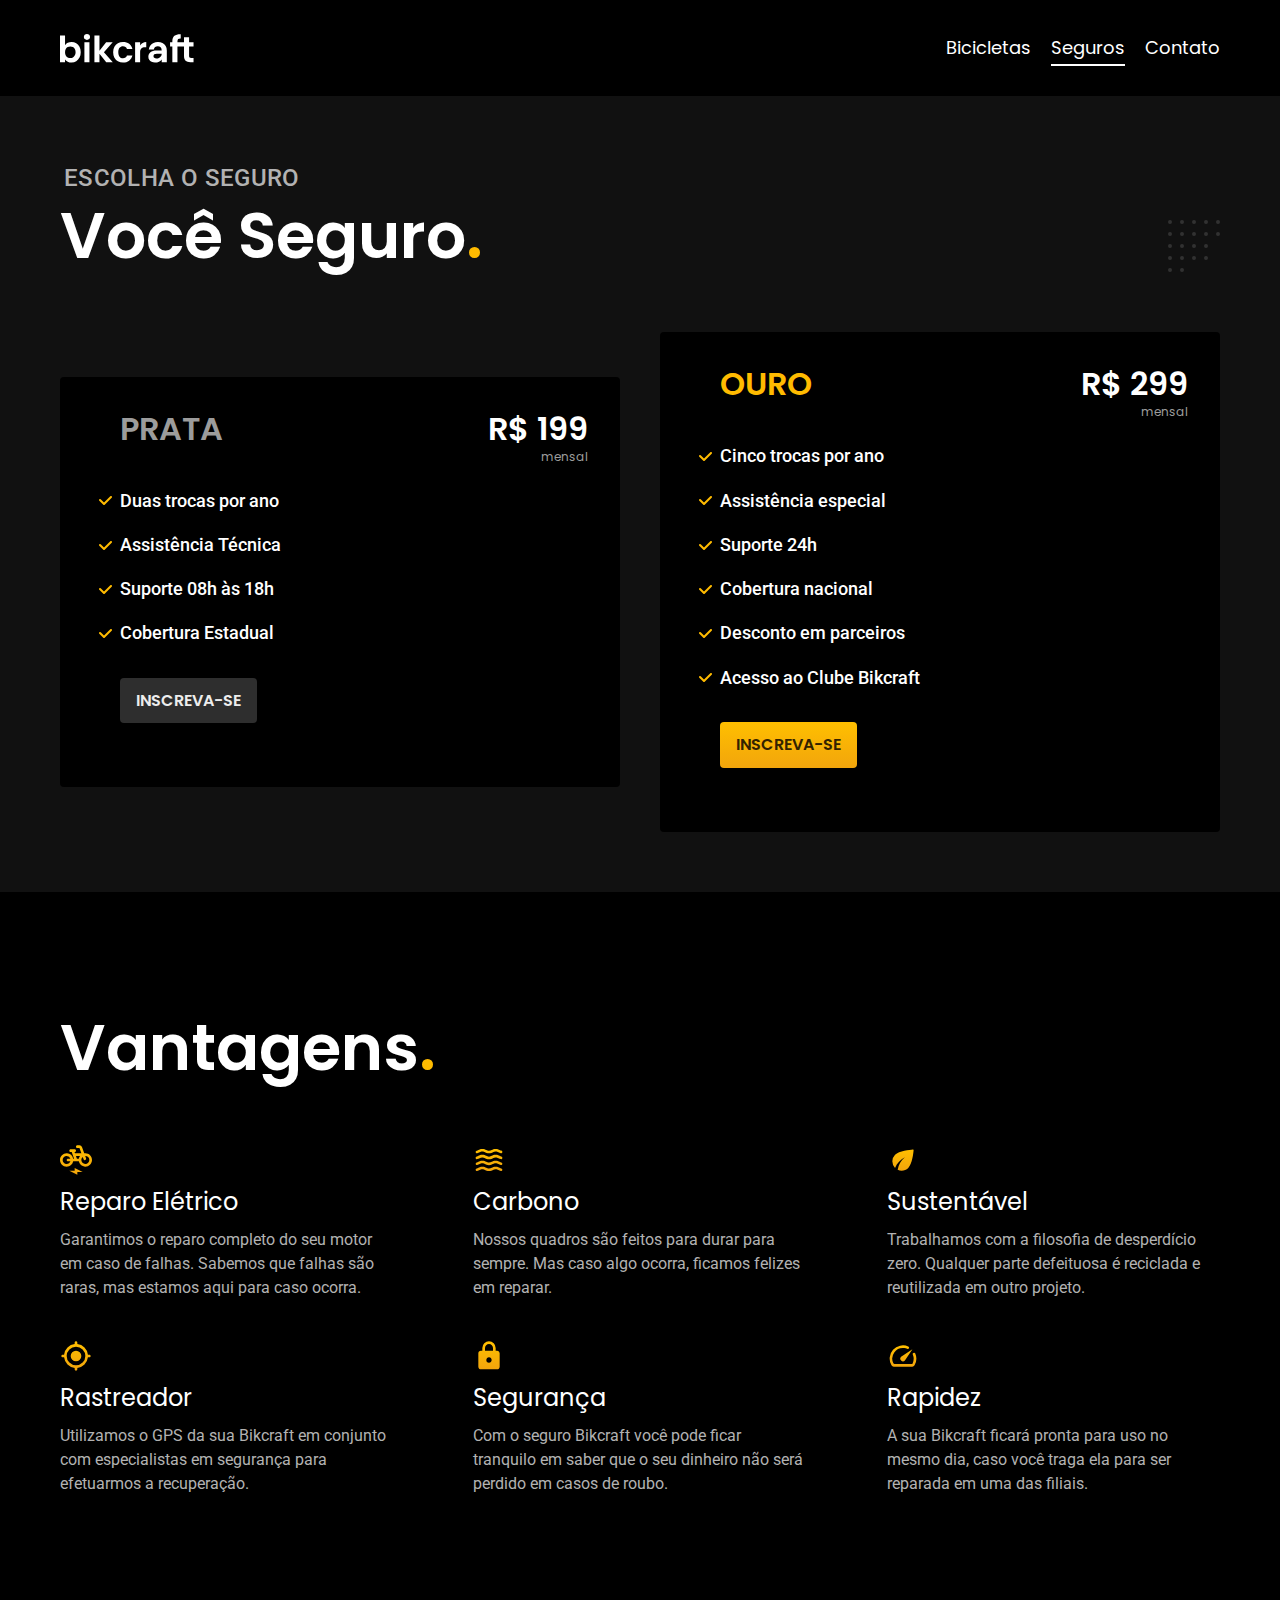
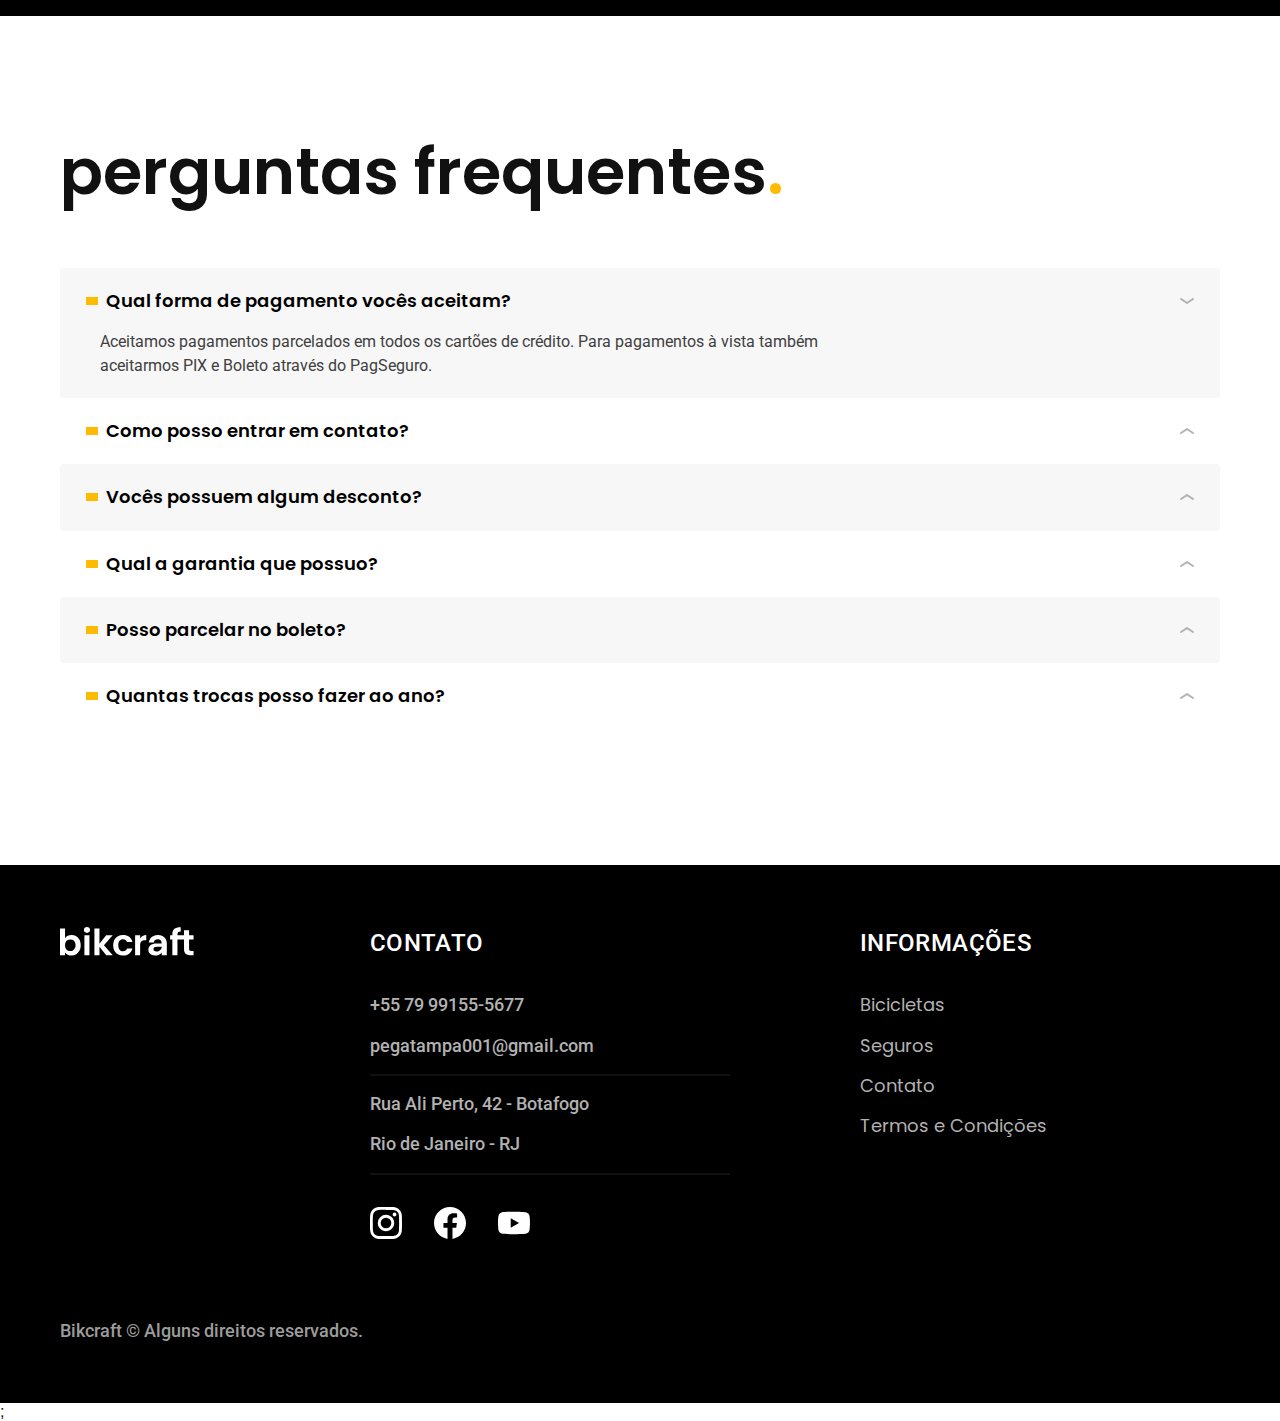
<file: seguros.html>
<!DOCTYPE html>
<html lang="pt-br">

<head>
  <meta charset="UTF-8" />
  <meta name="viewport" content="width=device-width, initial-scale=1.0, maximum-scale=1.0">
  <title>Seguros | Bikcraft</title>
  <meta name="Description" content="Seguros.">
  <link rel="stylesheet" href="./css/style.min.css">
  <link rel="icon" href="./favicon.svg" type="image/svg+xml">
  <link rel="preconnect" href="https://fonts.googleapis.com">
  <link rel="preconnect" href="https://fonts.gstatic.com" crossorigin>
  <link href="https://fonts.googleapis.com/css2?family=Merriweather:ital,wght@1,900&family=Poppins:wght@400;600&family=Roboto:wght@400;500&display=swap" rel="stylesheet">
  <script>document.documentElement.classList.add('js'); </script>
</head>
</head>

<body id="seguros">
  <header class="header-bg">
    <div class="header container">

      <a href="./"><img src="./img/bikcraft.svg" alt="Bikcraft"></a>
      <nav aria-label="primaria">
        <ul class="header-menu font-1-m cor-w">
          <li><a href="./bicicletas.html">Bicicletas</a></li>
          <li><a href="./seguros.html">Seguros</a></li>
          <li><a href="./contato.html">Contato</a></li>
        </ul>
      </nav>
    </div>
  </header>
  <main>
    <div class="titulo-bg">
      <div class="titulo container">
        <p class="font-2-l-b cor-c5 ">Escolha o Seguro</p>
        <h1 class="font-1-xxl cor-w">Você Seguro<span class="cor-p1">.</span></h1>
      </div>
    </div>
    <main class="seguros-bg">
      <div class="seguros container">
        <div class="seguros-item fadeInLeft" data-anime="200">
          <h3 class="font-1-xl cor-c6">PRATA</h3>
          <span class="font-1-xl cor-w">R$ 199<span class="font-1-xs cor-c6">mensal</span></span>
          <ul class="font-2-m cor-w">
            <li>Duas trocas por ano</li>
            <li>Assistência Técnica</li>
            <li>Suporte 08h às 18h</li>
            <li>Cobertura Estadual</li>
          </ul>
          <a class="botao secundario" href="./orcamento.html?tipo=seguro&produto=prata">Inscreva-se</a>
        </div>
        <div class="seguros-item fadeInRight" data-anime="400">
          <h3 class="font-1-xl cor-p1">OURO</h3>
          <span class="font-1-xl cor-w">R$ 299<span class="font-1-xs cor-c6">mensal</span></span>
          <ul class="font-2-m cor-w">
            <li>Cinco trocas por ano</li>
            <li>Assistência especial</li>
            <li>Suporte 24h</li>
            <li>Cobertura nacional</li>
            <li>Desconto em parceiros</li>
            <li>Acesso ao Clube Bikcraft</li>
          </ul>
          <a class="botao" href="./orcamento.html?tipo=seguro&produto=ouro">Inscreva-se</a>
        </div>
      </div>
    </main>

    <article class="vantagens-bg">
      <div class="vantagens container">
        <h2 class="font-1-xxl cor-w">Vantagens<span class="cor-p1">.</span></h2>
        <ul>
          <li>
            <img src="./img/icones/eletrica.svg" alt="">
            <h3 class="font-1-l cor-w">Reparo Elétrico</h3>
            <p class="font-2-s cor-c5">Garantimos o reparo completo do seu motor em caso de falhas. Sabemos que falhas são raras, mas estamos aqui para caso ocorra.</p>
          </li>
          <li>
            <img src="./img/icones/carbono.svg" alt="">
            <h3 class="font-1-l cor-w">Carbono</h3>
            <p class="font-2-s cor-c5">Nossos quadros são feitos para durar para sempre. Mas caso algo ocorra, ficamos felizes em reparar.</p>
          </li>
          <li>
            <img src="./img/icones/sustentavel.svg" alt="">
            <h3 class="font-1-l cor-w">Sustentável</h3>
            <p class="font-2-s cor-c5">Trabalhamos com a filosofia de desperdício zero. Qualquer parte defeituosa é reciclada e reutilizada em outro projeto.</p>
          </li>
          <li>
            <img src="./img/icones/rastreador.svg" alt="">
            <h3 class="font-1-l cor-w">Rastreador</h3>
            <p class="font-2-s cor-c5">Utilizamos o GPS da sua Bikcraft em conjunto com especialistas em segurança para efetuarmos a recuperação.</p>
          </li>
          <li>
            <img src="./img/icones/seguro.svg" alt="">
            <h3 class="font-1-l cor-w">Segurança</h3>
            <p class="font-2-s cor-c5">Com o seguro Bikcraft você pode ficar tranquilo em saber que o seu dinheiro não será perdido em casos de roubo.</p>
          </li>
          <li>
            <img src="./img/icones/velocidade.svg" alt="">
            <h3 class="font-1-l cor-w">Rapidez</h3>
            <p class="font-2-s cor-c5">A sua Bikcraft ficará pronta para uso no mesmo dia, caso você traga ela para ser reparada em uma das filiais.</p>
          </li>
        </ul>
      </div>
    </article>

    <article class="perguntas container">
      <h2 class="font-1-xxl">perguntas frequentes<span class="cor-p1">.</span></h2>

      <dl>
        <div>
          <dt><button class="font-1-m-b" aria-controls="pergunta1" aria-expanded="true">Qual forma de pagamento vocês aceitam?</button></dt>
          <dd id="pergunta1" class="font-2-s cor-c9 ativa">Aceitamos pagamentos parcelados em todos os cartões de crédito. Para pagamentos à vista também aceitarmos PIX e Boleto através do PagSeguro.</dd>
        </div>
        <div>
          <dt><button class="font-1-m-b" aria-controls="pergunta2" aria-expanded="false">Como posso entrar em contato?</button></dt>
          <dd id="pergunta2" class="font-2-s cor-c9">Aceitamos pagamentos parcelados em todos os cartões de crédito. Para pagamentos à vista também aceitarmos PIX e Boleto através do PagSeguro.</dd>
        </div>
        <div>
          <dt><button class="font-1-m-b" aria-controls="pergunta3" aria-expanded="false">Vocês possuem algum desconto?</button></dt>
          <dd id="pergunta3" class="font-2-s cor-c9">Aceitamos pagamentos parcelados em todos os cartões de crédito. Para pagamentos à vista também aceitarmos PIX e Boleto através do PagSeguro.</dd>
        </div>
        <div>
          <dt><button class="font-1-m-b" aria-controls="pergunta4" aria-expanded="false">Qual a garantia que possuo?</button></dt>
          <dd id="pergunta4" class="font-2-s cor-c9">Aceitamos pagamentos parcelados em todos os cartões de crédito. Para pagamentos à vista também aceitarmos PIX e Boleto através do PagSeguro.</dd>
        </div>
        <div>
          <dt><button class="font-1-m-b" aria-controls="pergunta5" aria-expanded="false">Posso parcelar no boleto?</button></dt>
          <dd id="pergunta5" class="font-2-s cor-c9">Aceitamos pagamentos parcelados em todos os cartões de crédito. Para pagamentos à vista também aceitarmos PIX e Boleto através do PagSeguro.</dd>
        </div>
        <div>
          <dt><button class="font-1-m-b" aria-controls="pergunta6" aria-expanded="false">Quantas trocas posso fazer ao ano?</button></dt>
          <dd id="pergunta6" class="font-2-s cor-c9">Aceitamos pagamentos parcelados em todos os cartões de crédito. Para pagamentos à vista também aceitarmos PIX e Boleto através do PagSeguro.</dd>
        </div>
      </dl>
    </article>

    <footer class="footer-bg">
      <div class="footer container">
        <img src="./img/bikcraft.svg">
        <div class="footer-contato">
          <h3 class="font-2-l-b cor-w">Contato</h3>
          <ul class="font-2-m cor-c5">
            <li><a href="tel:+5579991555677">+55 79 99155-5677</a></li>
            <li><a href="mailto:pegatampa001@gmail.com">pegatampa001@gmail.com</a></li>
            <li>Rua Ali Perto, 42 - Botafogo</li>
            <li>Rio de Janeiro - RJ </li>
          </ul>
          <div class="footer-redes">
            <a href="./">
              <img src="./img/redes/instagram.svg">
            </a>
            <a href="./">
              <img src="./img/redes/facebook.svg">
            </a>
            <a href="./">
              <img src="./img/redes/youtube.svg">
            </a>
          </div>
        </div>
        <div class="footer-info">
          <h3 class="font-2-l-b cor-w">Informações</h3>
          <nav>
            <ul class="font-1-m cor-c5">
              <li><a href="./bicicletas.html">Bicicletas</a></li>
              <li><a href="./seguros.html">Seguros</a></li>
              <li><a href="./contato.html">Contato</a></li>
              <li><a href="./termos.html">Termos e Condições</a></li>
            </ul>
          </nav>
        </div>
        <p class="footer-copy font-2-m cor-c6">Bikcraft © Alguns direitos reservados.</p>
      </div>
    </footer>
    <script src="./js/plugins/simple-anime.js"></script>;
    <script src="./js/script.js"></script>
</body>


</html>
</file>
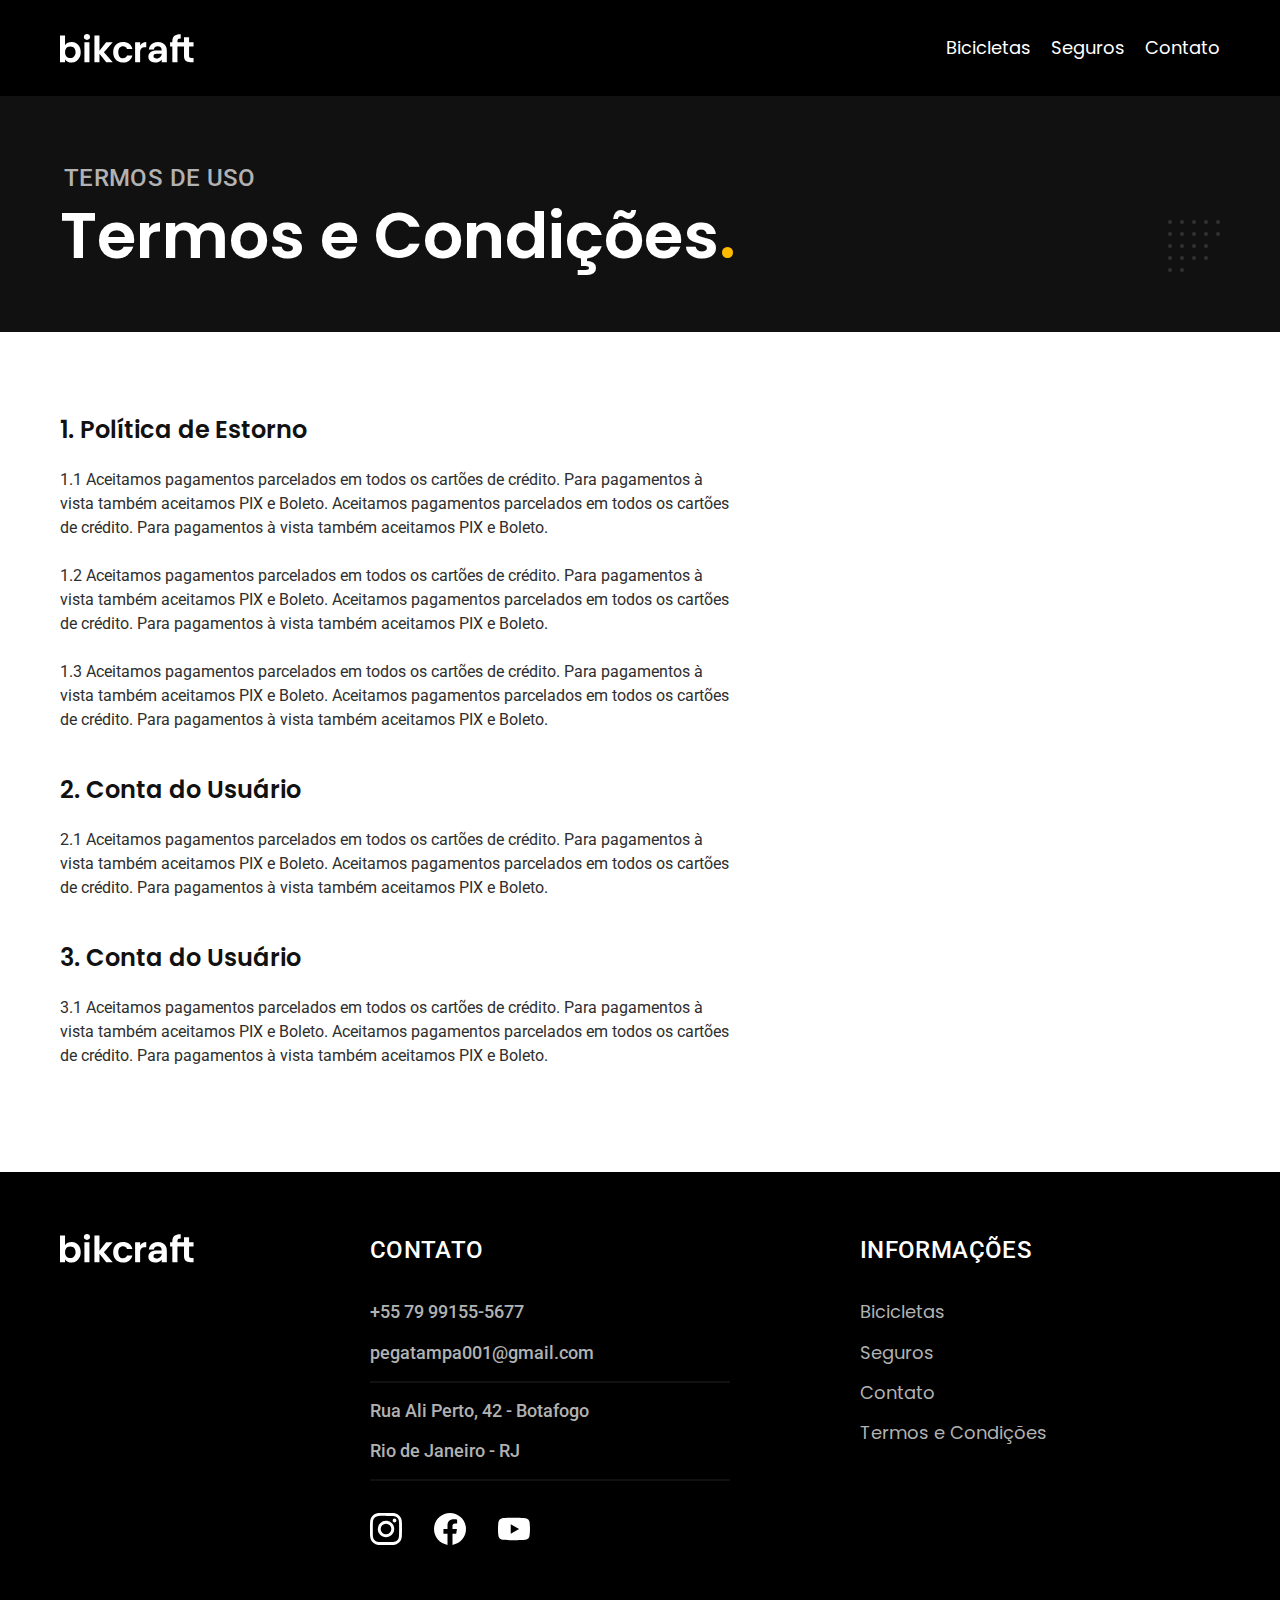
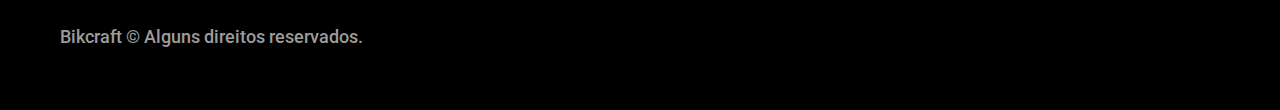
<file: termos.html>
<!DOCTYPE html>
<html lang="pt-br">

<head>
  <meta charset="UTF-8" />
  <meta name="viewport" content="width=device-width, initial-scale=1.0, maximum-scale=1.0">
  <title>Termos e Condições | Bikcraft</title>
  <meta name="Description" content="Termos e Condições.">
  <link rel="stylesheet" href="./css/style.min.css">
  <link rel="icon" href="./favicon.svg" type="image/svg+xml">
  <link rel="preconnect" href="https://fonts.googleapis.com">
  <link rel="preconnect" href="https://fonts.gstatic.com" crossorigin>
  <link href="https://fonts.googleapis.com/css2?family=Merriweather:ital,wght@1,900&family=Poppins:wght@400;600&family=Roboto:wght@400;500&display=swap" rel="stylesheet">
  <script>document.documentElement.classList.add('js'); </script>
</head>

<body id="termos">
  <header class="header-bg">
    <div class="header container">

      <a href="./"><img src="./img/bikcraft.svg" alt="Bikcraft"></a>
      <nav aria-label="primaria">
        <ul class="header-menu font-1-m cor-w">
          <li><a href="./bicicletas.html">Bicicletas</a></li>
          <li><a href="./seguros.html">Seguros</a></li>
          <li><a href="./contato.html">Contato</a></li>
        </ul>
      </nav>
    </div>
  </header>
  <main>
    <div class="titulo-bg">
      <div class="titulo container">
        <p class="font-2-l-b cor-c5 ">Termos de uso</p>
        <h1 class="font-1-xxl cor-w">Termos e Condições<span class="cor-p1">.</span></h1>
      </div>
    </div>

    <div class="termos font-2-s cor-c10 container">
      <h2 class="font-1-l cor-c11">1. Política de Estorno </h2>
      <p> 1.1 Aceitamos pagamentos parcelados em todos os cartões de crédito. Para pagamentos à vista também aceitamos PIX e Boleto. Aceitamos pagamentos parcelados em todos os cartões de crédito. Para pagamentos à vista também aceitamos PIX e Boleto.</p>
      <p> 1.2 Aceitamos pagamentos parcelados em todos os cartões de crédito. Para pagamentos à vista também aceitamos PIX e Boleto. Aceitamos pagamentos parcelados em todos os cartões de crédito. Para pagamentos à vista também aceitamos PIX e Boleto.</p>
      <p> 1.3 Aceitamos pagamentos parcelados em todos os cartões de crédito. Para pagamentos à vista também aceitamos PIX e Boleto. Aceitamos pagamentos parcelados em todos os cartões de crédito. Para pagamentos à vista também aceitamos PIX e Boleto.</p>
      <h2 class="font-1-l cor-c11">2. Conta do Usuário </h2>
      <p> 2.1 Aceitamos pagamentos parcelados em todos os cartões de crédito. Para pagamentos à vista também aceitamos PIX e Boleto. Aceitamos pagamentos parcelados em todos os cartões de crédito. Para pagamentos à vista também aceitamos PIX e Boleto.</p>
      <h2 class="font-1-l cor-c11">3. Conta do Usuário </h2>
      <p> 3.1 Aceitamos pagamentos parcelados em todos os cartões de crédito. Para pagamentos à vista também aceitamos PIX e Boleto. Aceitamos pagamentos parcelados em todos os cartões de crédito. Para pagamentos à vista também aceitamos PIX e Boleto.</p>

    </div>


  </main>

  <footer class="footer-bg">
    <div class="footer container">
      <img src="./img/bikcraft.svg">
      <div class="footer-contato">
        <h3 class="font-2-l-b cor-w">Contato</h3>
        <ul class="font-2-m cor-c5">
          <li><a href="tel:+5579991555677">+55 79 99155-5677</a></li>
          <li><a href="mailto:pegatampa001@gmail.com">pegatampa001@gmail.com</a></li>
          <li>Rua Ali Perto, 42 - Botafogo</li>
          <li>Rio de Janeiro - RJ </li>
        </ul>
        <div class="footer-redes">
          <a href="./">
            <img src="./img/redes/instagram.svg">
          </a>
          <a href="./">
            <img src="./img/redes/facebook.svg">
          </a>
          <a href="./">
            <img src="./img/redes/youtube.svg">
          </a>
        </div>
      </div>
      <div class="footer-info">
        <h3 class="font-2-l-b cor-w">Informações</h3>
        <nav>
          <ul class="font-1-m cor-c5">
            <li><a href="./bicicletas.html">Bicicletas</a></li>
            <li><a href="./seguros.html">Seguros</a></li>
            <li><a href="./contato.html">Contato</a></li>
            <li><a href="./termos.html">Termos e Condições</a></li>
          </ul>
        </nav>
      </div>
      <p class="footer-copy font-2-m cor-c6">Bikcraft © Alguns direitos reservados.</p>
    </div>
  </footer>
  <script src="./js/script.js"></script>
</body>


</html>
</file>
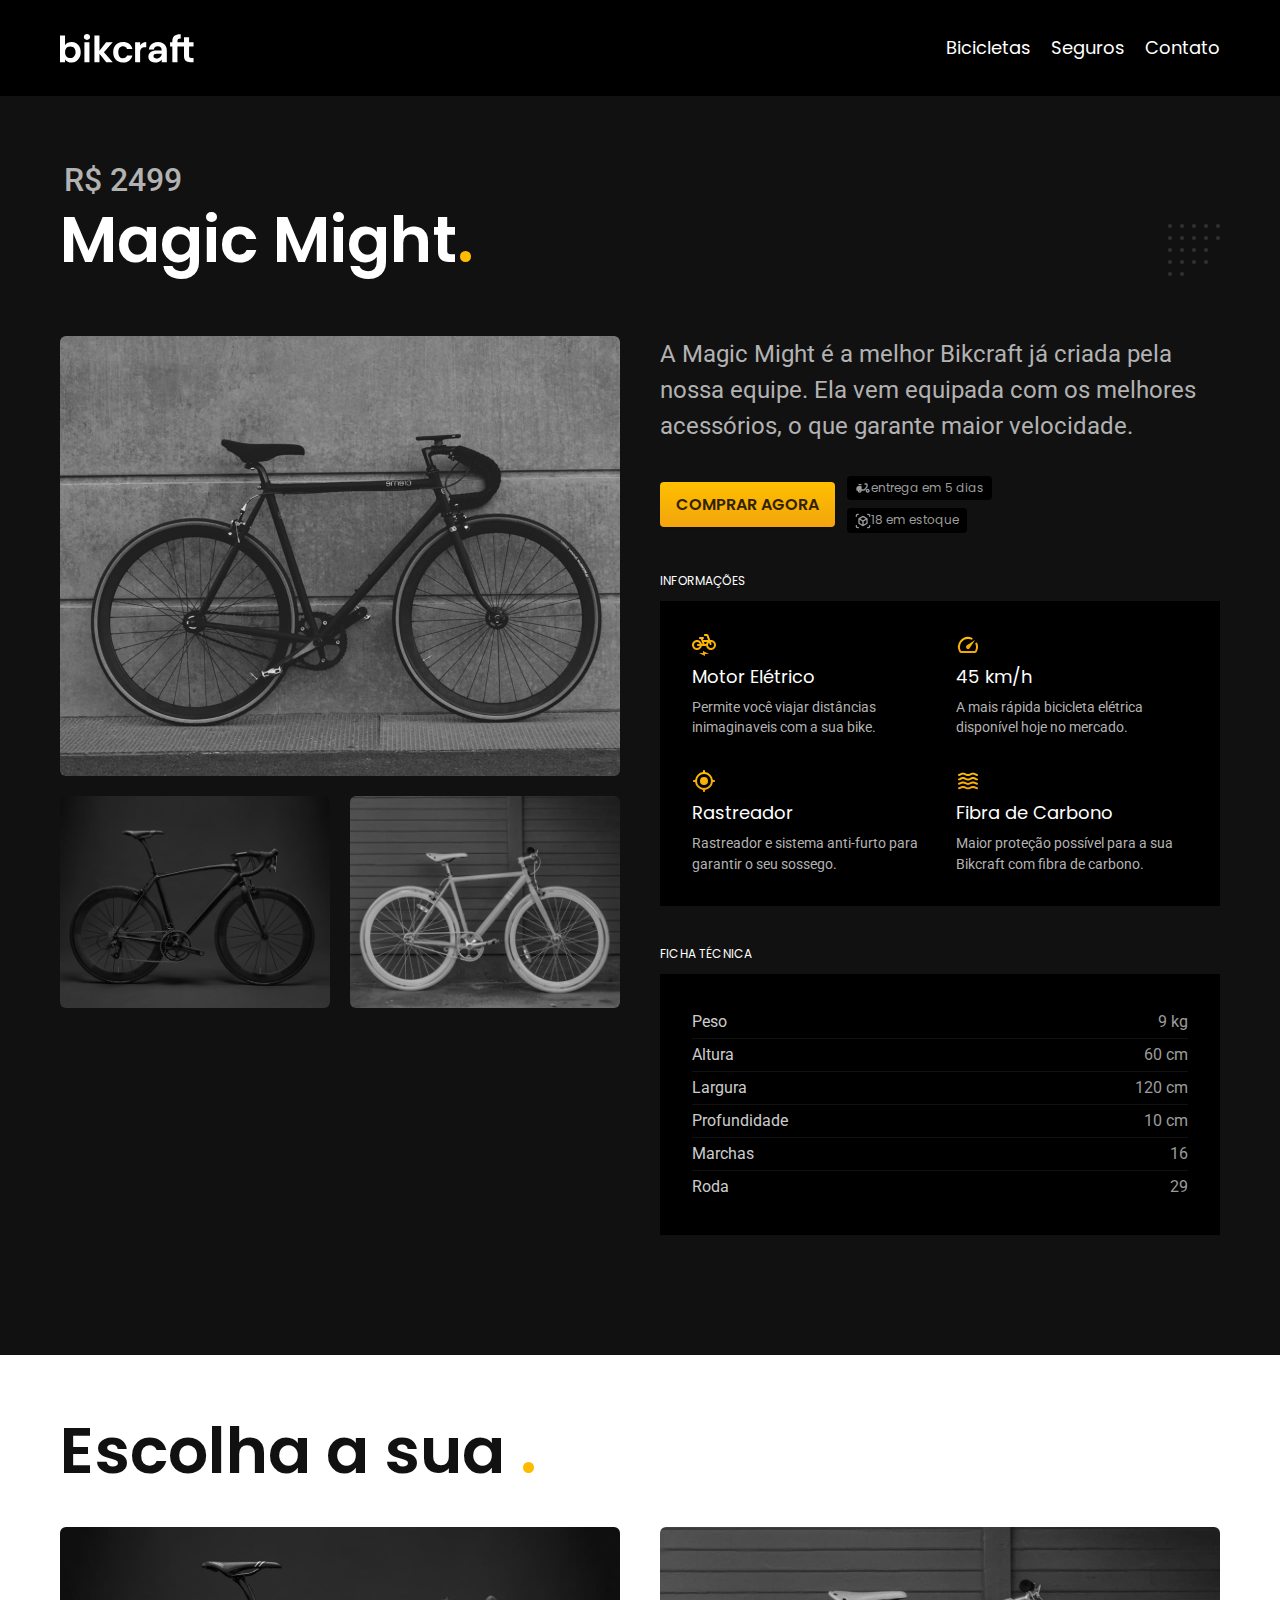
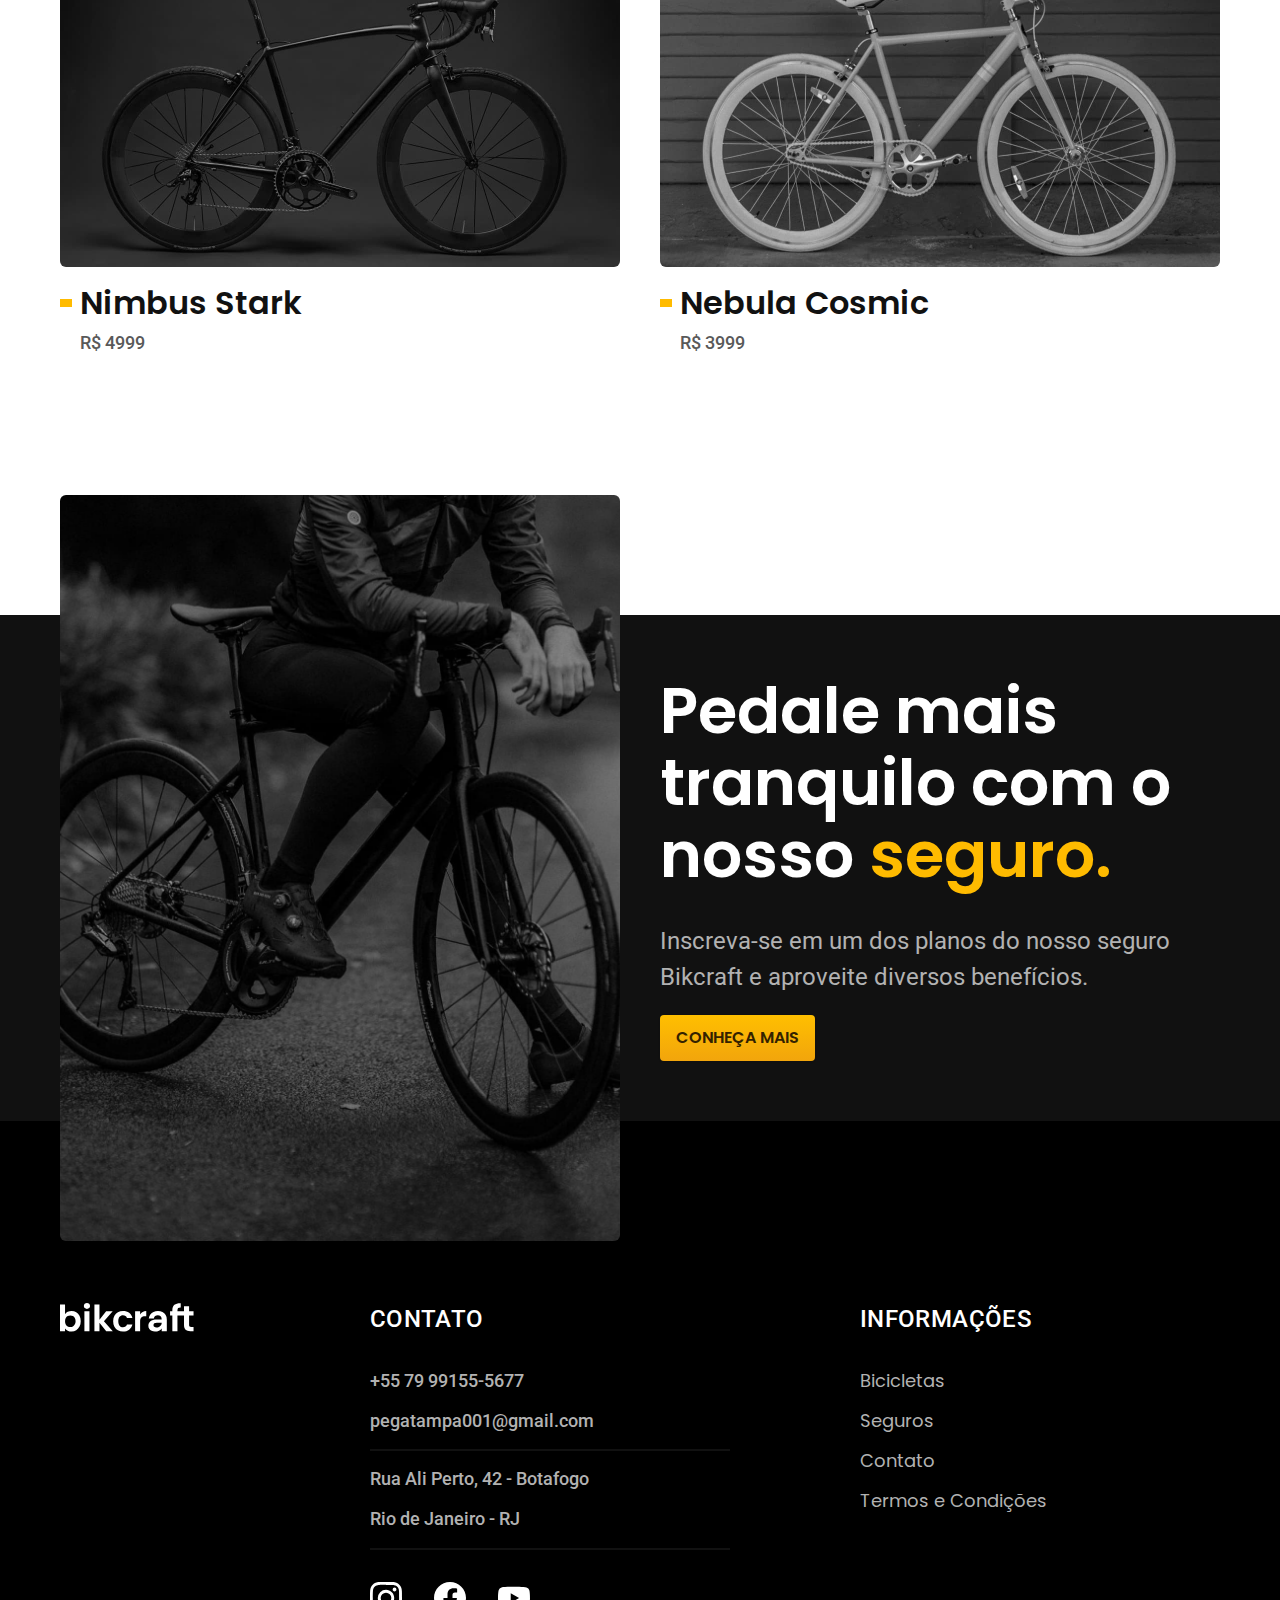
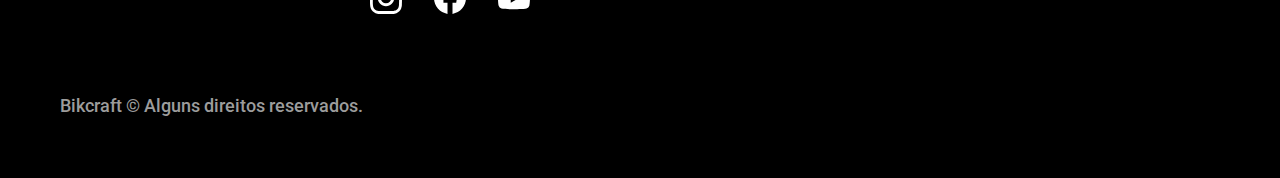
<file: bicicletas/magic.html>
<!DOCTYPE html>
<html lang="pt-br">

<head>
  <meta charset="UTF-8">
  <meta name="viewport" content="width=device-width, initial-scale=1.0">
  <title>Magic | Bikcraft</title>
  <meta name="description" content="Magic">
  <link rel="stylesheet" href="../css/style.min.css">
  <link rel="icon" href="../favicon.svg" type="image/svg+xml">
  <link rel="preconnect" href="https://fonts.googleapis.com">
  <link rel="preconnect" href="https://fonts.gstatic.com" crossorigin>
  <link href="https://fonts.googleapis.com/css2?family=Merriweather:ital,wght@1,900&family=Poppins:wght@400;600&family=Roboto:wght@400;500&display=swap" rel="stylesheet">
  <script>document.documentElement.classList.add('js'); </script>
</head>

<body id="bicicleta">
  <header class="header-bg">
    <div class="header container">
      <a href="../">
        <img src="../img/bikcraft.svg" alt="Bikcraft">
      </a>

      <nav aria-label="primaria">
        <ul class="header-menu font-1-m cor-w">
          <li><a href="../bicicletas.html">Bicicletas</a></li>
          <li><a href="../seguros.html">Seguros</a></li>
          <li><a href="../contato.html">Contato</a></li>
        </ul>
      </nav>
    </div>
  </header>

  <main class="titulo-bg">
    <div>
      <div class="titulo container">
        <p class="font-2-xl cor-c5">R$ 2499</p>
        <h1 class="font-1-xxl cor-w">Magic Might<span class="cor-p1">.</span></h1>
      </div>
    </div>
    <div class="bicicleta container">
      <div class="bicicleta-imgs">
        <img src="../img/bicicleta/nimbus2.jpg" alt="">
        <img src="../img/bicicleta/nimbus1.jpg" alt="">
        <img src="../img/bicicleta/nimbus3.jpg" alt="">
      </div>
      <div class="bicicleta-content">
        <p class="font-2-l cor-c5">A Magic Might é a melhor Bikcraft já criada pela nossa equipe. Ela vem equipada com os melhores acessórios, o que garante maior velocidade.</p>
        <div class="bicicleta-comprar">
          <a class="botao" href="../orcamento.html?tipo=bikcraft&produto=magic">Comprar Agora</a>
          <span class="font-1-xs cor-c6"><img src="../img/icones/entrega.svg" alt=""> entrega em 5 dias</span>
          <span class="font-1-xs cor-c6"><img src="../img/icones/estoque.svg" alt=""> 18 em estoque</span>
        </div>

        <h2 class="font-1-xs cor-w">Informações</h2>
        <ul class="bicicleta-info">
          <li>
            <img src="../img/icones/eletrica.svg" alt="">
            <h3 class="font-1-m cor-w">Motor Elétrico</h3>
            <p class="font-2-xs cor-c5">Permite você viajar distâncias inimaginaveis com a sua bike.</p>
          </li>
          <li>
            <img src="../img/icones/velocidade.svg" alt="">
            <h3 class="font-1-m cor-w">45 km/h</h3>
            <p class="font-2-xs cor-c5">A mais rápida bicicleta elétrica disponível hoje no mercado.</p>
          </li>
          <li>
            <img src="../img/icones/rastreador.svg" alt="">
            <h3 class="font-1-m cor-w">Rastreador</h3>
            <p class="font-2-xs cor-c5">Rastreador e sistema anti-furto para garantir o seu sossego.</p>
          </li>
          <li>
            <img src="../img/icones/carbono.svg" alt="">
            <h3 class="font-1-m cor-w">Fibra de Carbono</h3>
            <p class="font-2-xs cor-c5">Maior proteção possível para a sua Bikcraft com fibra de carbono.</p>
          </li>
        </ul>
        <h2 class="font-1-xs cor-w">Ficha Técnica</h2>
        <ul class="bicicleta-ficha font-2-s cor-c4">
          <li>Peso <span>9 kg</span></li>
          <li>Altura <span>60 cm</span></li>
          <li>Largura <span>120 cm</span></li>
          <li>Profundidade <span>10 cm</span></li>
          <li>Marchas <span>16</span></li>
          <li>Roda <span>29</span></li>
        </ul>
      </div>
    </div>
  </main>
  <article class="bicicletas-lista container">
    <h2 class=" font-1-xxl">Escolha a sua <span class="cor-p1">.</span></h2>
    <ul>
      <li>
        <a href="../bicicletas/nimbus.html">
          <img src="../img/bicicletas/nimbus.jpg" alt="Bicicletas magic">
          <h3 class="font-1-xl">Nimbus Stark</h3>
          <span class="font-2-m cor-c8">R$ 4999 </span>
        </a>
      </li>
      <li>
        <a href="../bicicletas/nebula.html">
          <img src="../img/bicicletas/nebula.jpg" alt="Bicicletas magic">
          <h3 class="font-1-xl">Nebula Cosmic</h3>
          <span class="font-2-m cor-c8">R$ 3999 </span>
        </a>
      </li>
    </ul>
  </article>

  <article class="seguro-bg">
    <div class="seguro container">
      <div class="seguro-img">
        <img src="../img/fotos/seguros.jpg" alt="Pessoa parada em cima de uma bicicleta.">
      </div>
      <div class="seguro-content">
        <h2 class="font-1-xxl cor-w">Pedale mais tranquilo com o nosso <span class="cor-p1">seguro.</span></h2>
        <p class="font-2-l cor-c5">Inscreva-se em um dos planos do nosso seguro Bikcraft e aproveite diversos benefícios.</p>
        <a class="botao" href="../seguros.html">Conheça Mais</a>
      </div>
    </div>
  </article>

  <footer class="footer-bg">
    <div class="footer container">
      <img src="../img/bikcraft.svg">
      <div class="footer-contato">
        <h3 class="font-2-l-b cor-w">Contato</h3>
        <ul class="font-2-m cor-c5">
          <li><a href="tel:+5579991555677">+55 79 99155-5677</a></li>
          <li><a href="mailto:pegatampa001@gmail.com">pegatampa001@gmail.com</a></li>
          <li>Rua Ali Perto, 42 - Botafogo</li>
          <li>Rio de Janeiro - RJ </li>
        </ul>
        <div class="footer-redes">
          <a href="./">
            <img src="../img/redes/instagram.svg">
          </a>
          <a href="./">
            <img src="../img/redes/facebook.svg">
          </a>
          <a href="./">
            <img src="../img/redes/youtube.svg">
          </a>
        </div>
      </div>
      <div class="footer-info">
        <h3 class="font-2-l-b cor-w">Informações</h3>
        <nav>
          <ul class="font-1-m cor-c5">
            <li><a href="./bicicletas.html">Bicicletas</a></li>
            <li><a href="./seguros.html">Seguros</a></li>
            <li><a href="./contato.html">Contato</a></li>
            <li><a href="./termos.html">Termos e Condições</a></li>
          </ul>
        </nav>
      </div>
      <p class="footer-copy font-2-m cor-c6">Bikcraft © Alguns direitos reservados.</p>
    </div>
  </footer>
  <script src="../js/script.js"></script>
</body>

</html>
</file>
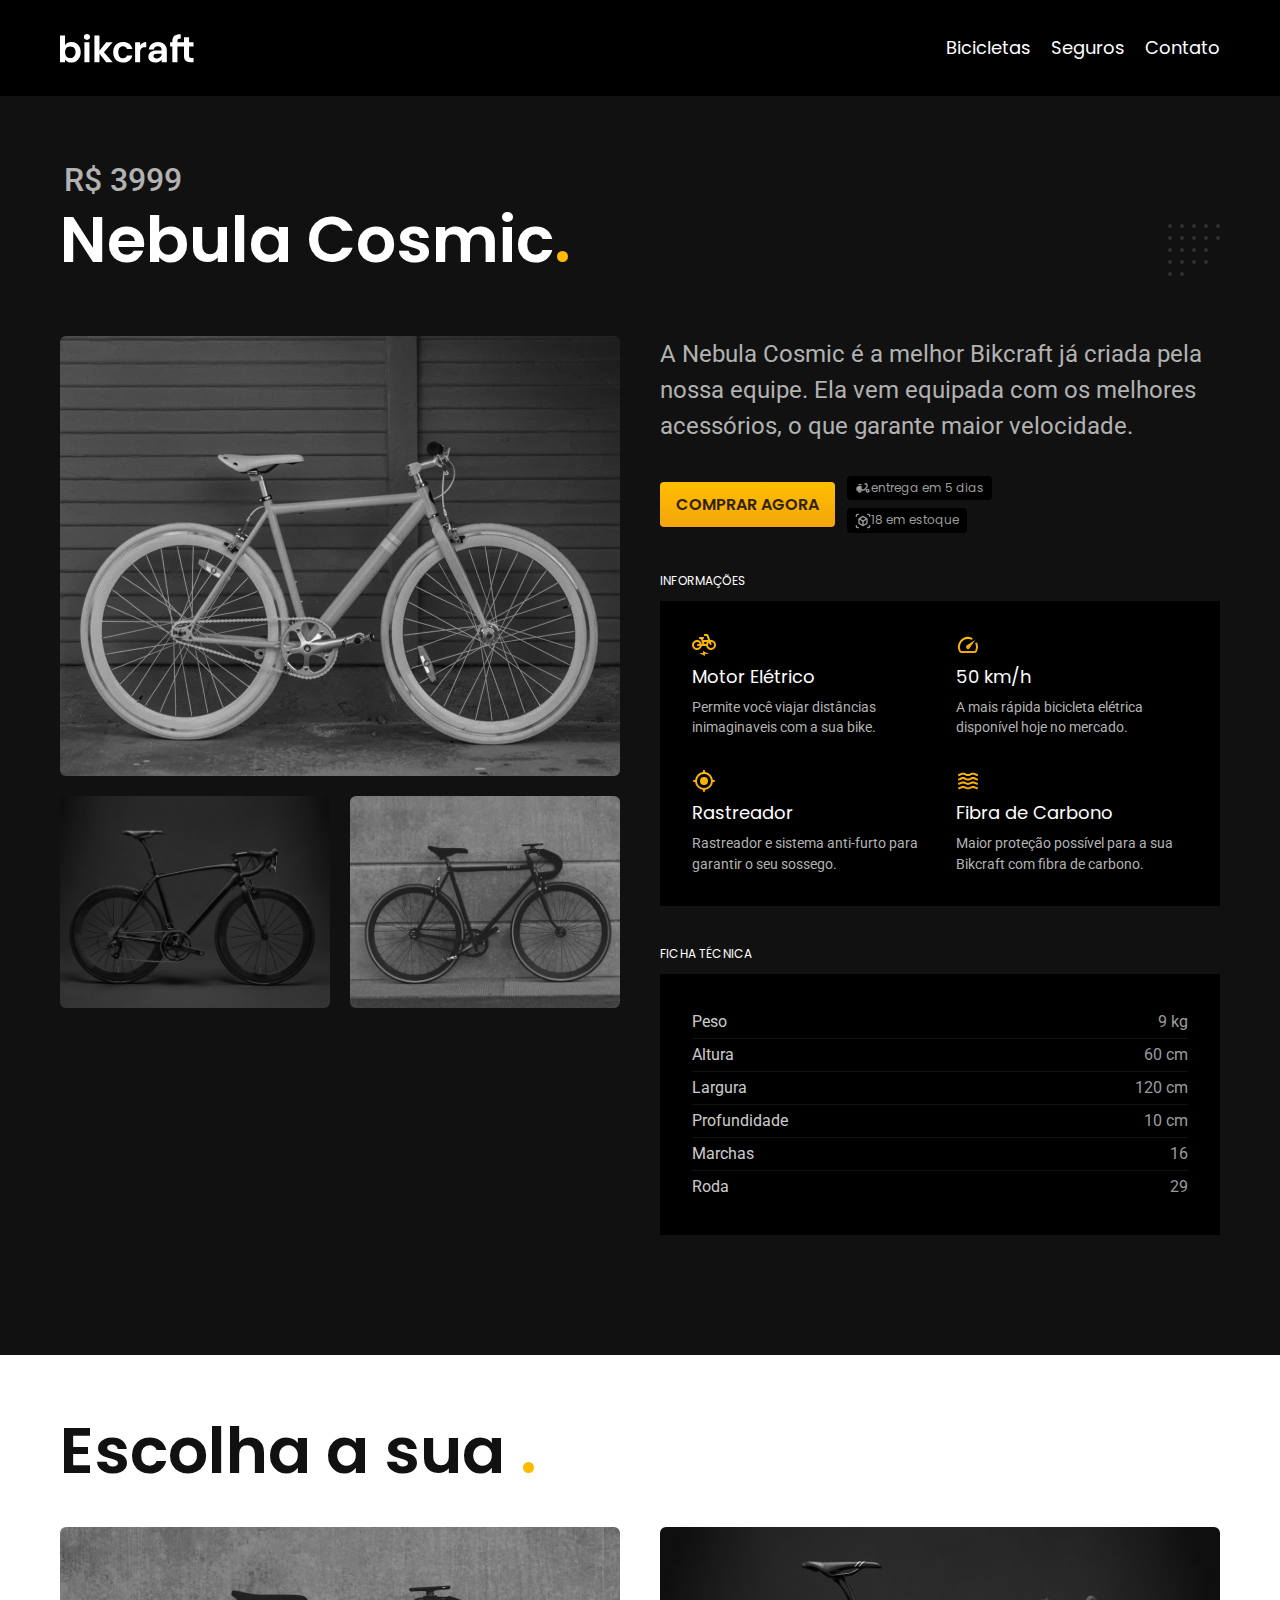
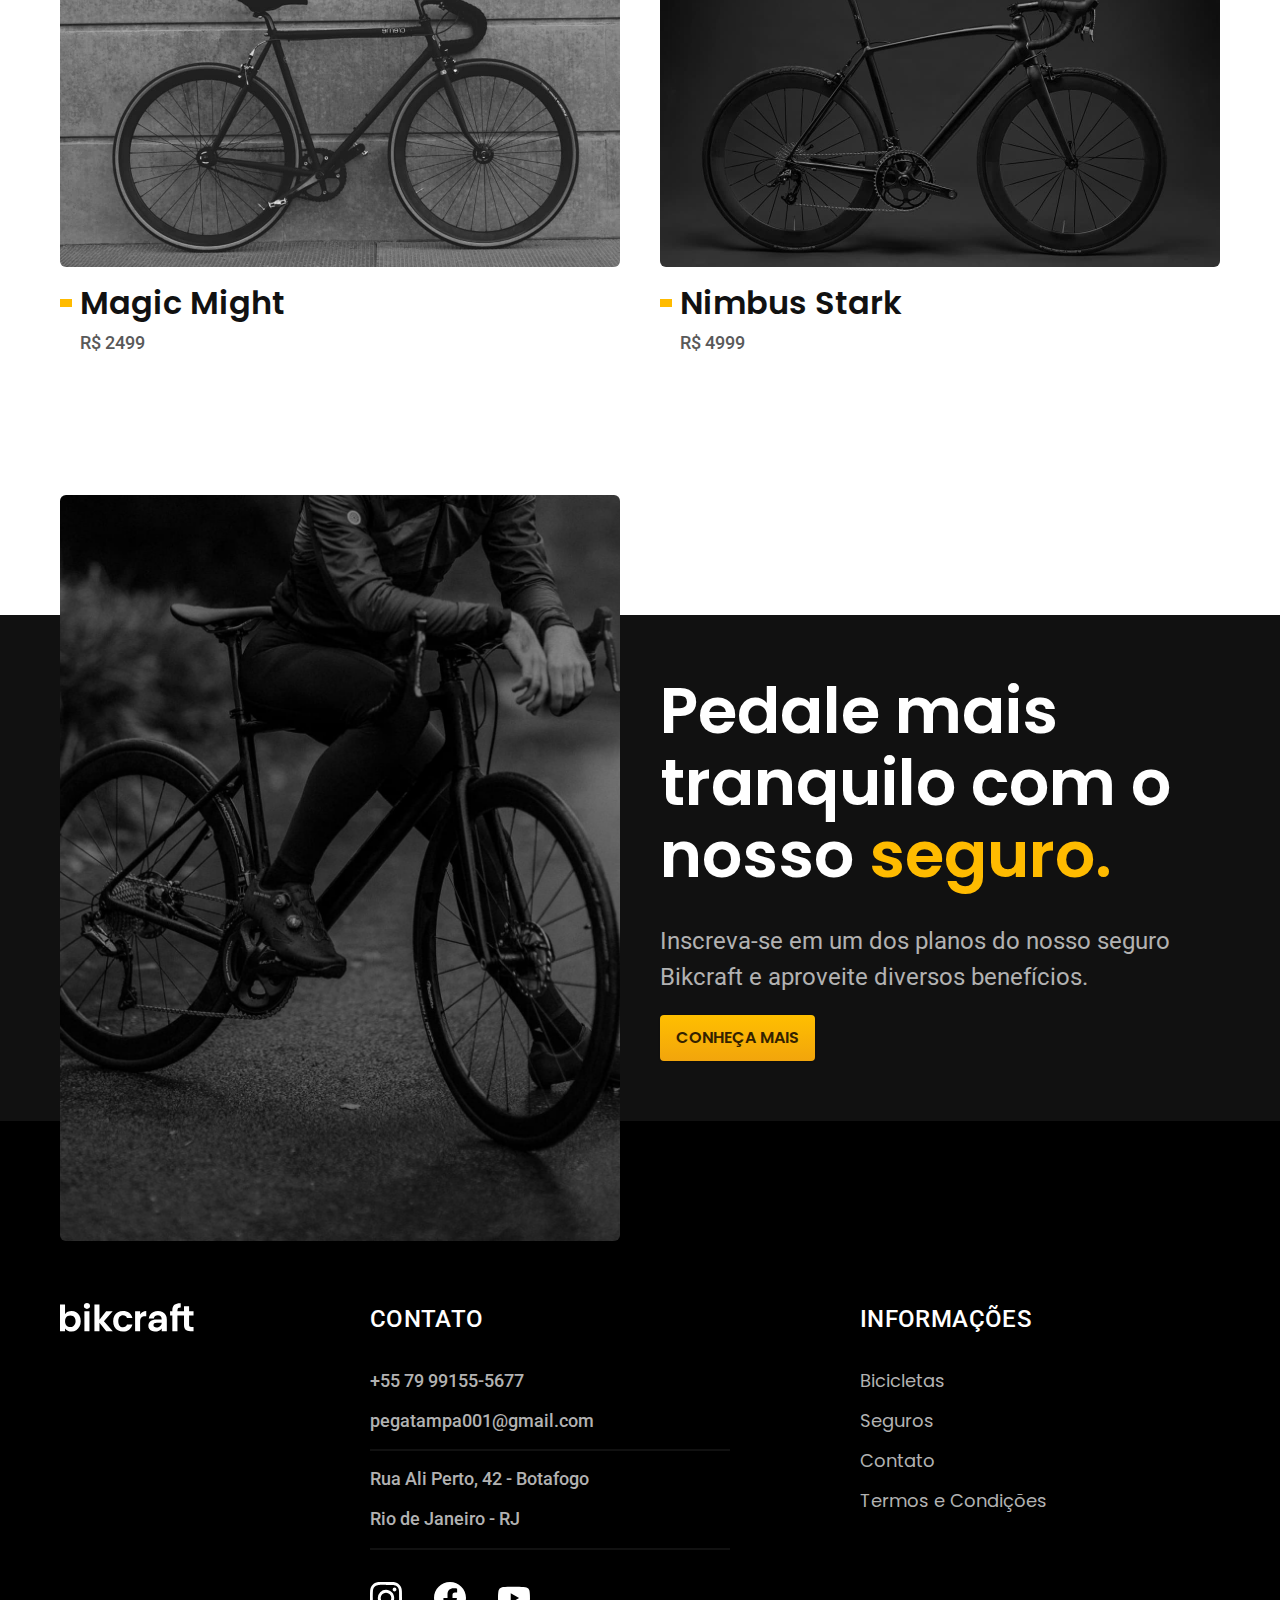
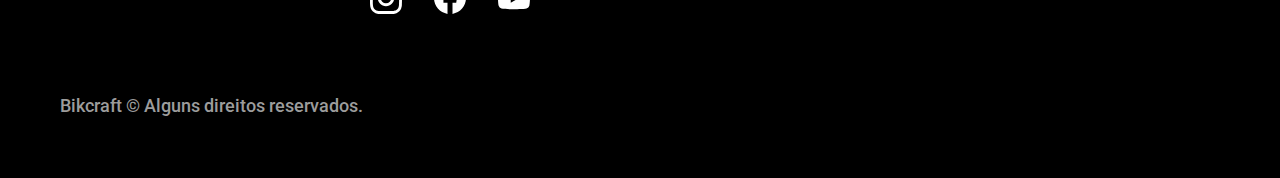
<file: bicicletas/nebula.html>
<!DOCTYPE html>
<html lang="pt-br">

<head>
  <meta charset="UTF-8">
  <meta name="viewport" content="width=device-width, initial-scale=1.0">
  <title>Nebula | Bikcraft</title>
  <meta name="description" content="Nebula">
  <link rel="stylesheet" href="../css/style.min.css">
  <link rel="icon" href="../favicon.svg" type="image/svg+xml">
  <link rel="preconnect" href="https://fonts.googleapis.com">
  <link rel="preconnect" href="https://fonts.gstatic.com" crossorigin>
  <link href="https://fonts.googleapis.com/css2?family=Merriweather:ital,wght@1,900&family=Poppins:wght@400;600&family=Roboto:wght@400;500&display=swap" rel="stylesheet">
  <script>document.documentElement.classList.add('js'); </script>
</head>

<body id="bicicleta">
  <header class="header-bg">
    <div class="header container">
      <a href="../">
        <img src="../img/bikcraft.svg" alt="Bikcraft">
      </a>

      <nav aria-label="primaria">
        <ul class="header-menu font-1-m cor-w">
          <li><a href="../bicicletas.html">Bicicletas</a></li>
          <li><a href="../seguros.html">Seguros</a></li>
          <li><a href="../contato.html">Contato</a></li>
        </ul>
      </nav>
    </div>
  </header>

  <main class="titulo-bg">
    <div>
      <div class="titulo container">
        <p class="font-2-xl cor-c5">R$ 3999</p>
        <h1 class="font-1-xxl cor-w">Nebula Cosmic<span class="cor-p1">.</span></h1>
      </div>
    </div>
    <div class="bicicleta container">
      <div class="bicicleta-imgs">
        <img src="../img/bicicleta/nimbus3.jpg" alt="">
        <img src="../img/bicicleta/nimbus1.jpg" alt="">
        <img src="../img/bicicleta/nimbus2.jpg" alt="">
      </div>
      <div class="bicicleta-content">
        <p class="font-2-l cor-c5">A Nebula Cosmic é a melhor Bikcraft já criada pela nossa equipe. Ela vem equipada com os melhores acessórios, o que garante maior velocidade.</p>
        <div class="bicicleta-comprar">
          <a class="botao" href="../orcamento.html?tipo=bikcraft&produto=nebula">Comprar Agora</a>
          <span class="font-1-xs cor-c6"><img src="../img/icones/entrega.svg" alt=""> entrega em 5 dias</span>
          <span class="font-1-xs cor-c6"><img src="../img/icones/estoque.svg" alt=""> 18 em estoque</span>
        </div>

        <h2 class="font-1-xs cor-w">Informações</h2>
        <ul class="bicicleta-info">
          <li>
            <img src="../img/icones/eletrica.svg" alt="">
            <h3 class="font-1-m cor-w">Motor Elétrico</h3>
            <p class="font-2-xs cor-c5">Permite você viajar distâncias inimaginaveis com a sua bike.</p>
          </li>
          <li>
            <img src="../img/icones/velocidade.svg" alt="">
            <h3 class="font-1-m cor-w">50 km/h</h3>
            <p class="font-2-xs cor-c5">A mais rápida bicicleta elétrica disponível hoje no mercado.</p>
          </li>
          <li>
            <img src="../img/icones/rastreador.svg" alt="">
            <h3 class="font-1-m cor-w">Rastreador</h3>
            <p class="font-2-xs cor-c5">Rastreador e sistema anti-furto para garantir o seu sossego.</p>
          </li>
          <li>
            <img src="../img/icones/carbono.svg" alt="">
            <h3 class="font-1-m cor-w">Fibra de Carbono</h3>
            <p class="font-2-xs cor-c5">Maior proteção possível para a sua Bikcraft com fibra de carbono.</p>
          </li>
        </ul>
        <h2 class="font-1-xs cor-w">Ficha Técnica</h2>
        <ul class="bicicleta-ficha font-2-s cor-c4">
          <li>Peso <span>9 kg</span></li>
          <li>Altura <span>60 cm</span></li>
          <li>Largura <span>120 cm</span></li>
          <li>Profundidade <span>10 cm</span></li>
          <li>Marchas <span>16</span></li>
          <li>Roda <span>29</span></li>
        </ul>
      </div>
    </div>
  </main>
  <article class="bicicletas-lista container">
    <h2 class=" font-1-xxl">Escolha a sua <span class="cor-p1">.</span></h2>
    <ul>
      <li>
        <a href="../bicicletas/magic.html">
          <img src="../img/bicicletas/magic.jpg" alt="Bicicletas magic">
          <h3 class="font-1-xl">Magic Might</h3>
          <span class="font-2-m cor-c8">R$ 2499 </span>
        </a>
      </li>
      <li>
        <a href="../bicicletas/nimbus.html">
          <img src="../img/bicicletas/nimbus.jpg" alt="Bicicletas magic">
          <h3 class="font-1-xl">Nimbus Stark</h3>
          <span class="font-2-m cor-c8">R$ 4999 </span>
        </a>
      </li>
    </ul>
  </article>

  <article class="seguro-bg">
    <div class="seguro container">
      <div class="seguro-img">
        <img src="../img/fotos/seguros.jpg" alt="Pessoa parada em cima de uma bicicleta.">
      </div>
      <div class="seguro-content">
        <h2 class="font-1-xxl cor-w">Pedale mais tranquilo com o nosso <span class="cor-p1">seguro.</span></h2>
        <p class="font-2-l cor-c5">Inscreva-se em um dos planos do nosso seguro Bikcraft e aproveite diversos benefícios.</p>
        <a class="botao" href="../seguros.html">Conheça Mais</a>
      </div>
    </div>
  </article>

  <footer class="footer-bg">
    <div class="footer container">
      <img src="../img/bikcraft.svg">
      <div class="footer-contato">
        <h3 class="font-2-l-b cor-w">Contato</h3>
        <ul class="font-2-m cor-c5">
          <li><a href="tel:+5579991555677">+55 79 99155-5677</a></li>
          <li><a href="mailto:pegatampa001@gmail.com">pegatampa001@gmail.com</a></li>
          <li>Rua Ali Perto, 42 - Botafogo</li>
          <li>Rio de Janeiro - RJ </li>
        </ul>
        <div class="footer-redes">
          <a href="./">
            <img src="../img/redes/instagram.svg">
          </a>
          <a href="./">
            <img src="../img/redes/facebook.svg">
          </a>
          <a href="./">
            <img src="../img/redes/youtube.svg">
          </a>
        </div>
      </div>
      <div class="footer-info">
        <h3 class="font-2-l-b cor-w">Informações</h3>
        <nav>
          <ul class="font-1-m cor-c5">
            <li><a href="./bicicletas.html">Bicicletas</a></li>
            <li><a href="./seguros.html">Seguros</a></li>
            <li><a href="./contato.html">Contato</a></li>
            <li><a href="./termos.html">Termos e Condições</a></li>
          </ul>
        </nav>
      </div>
      <p class="footer-copy font-2-m cor-c6">Bikcraft © Alguns direitos reservados.</p>
    </div>
  </footer>
  <script src="../js/script.js"></script>
</body>

</html>
</file>
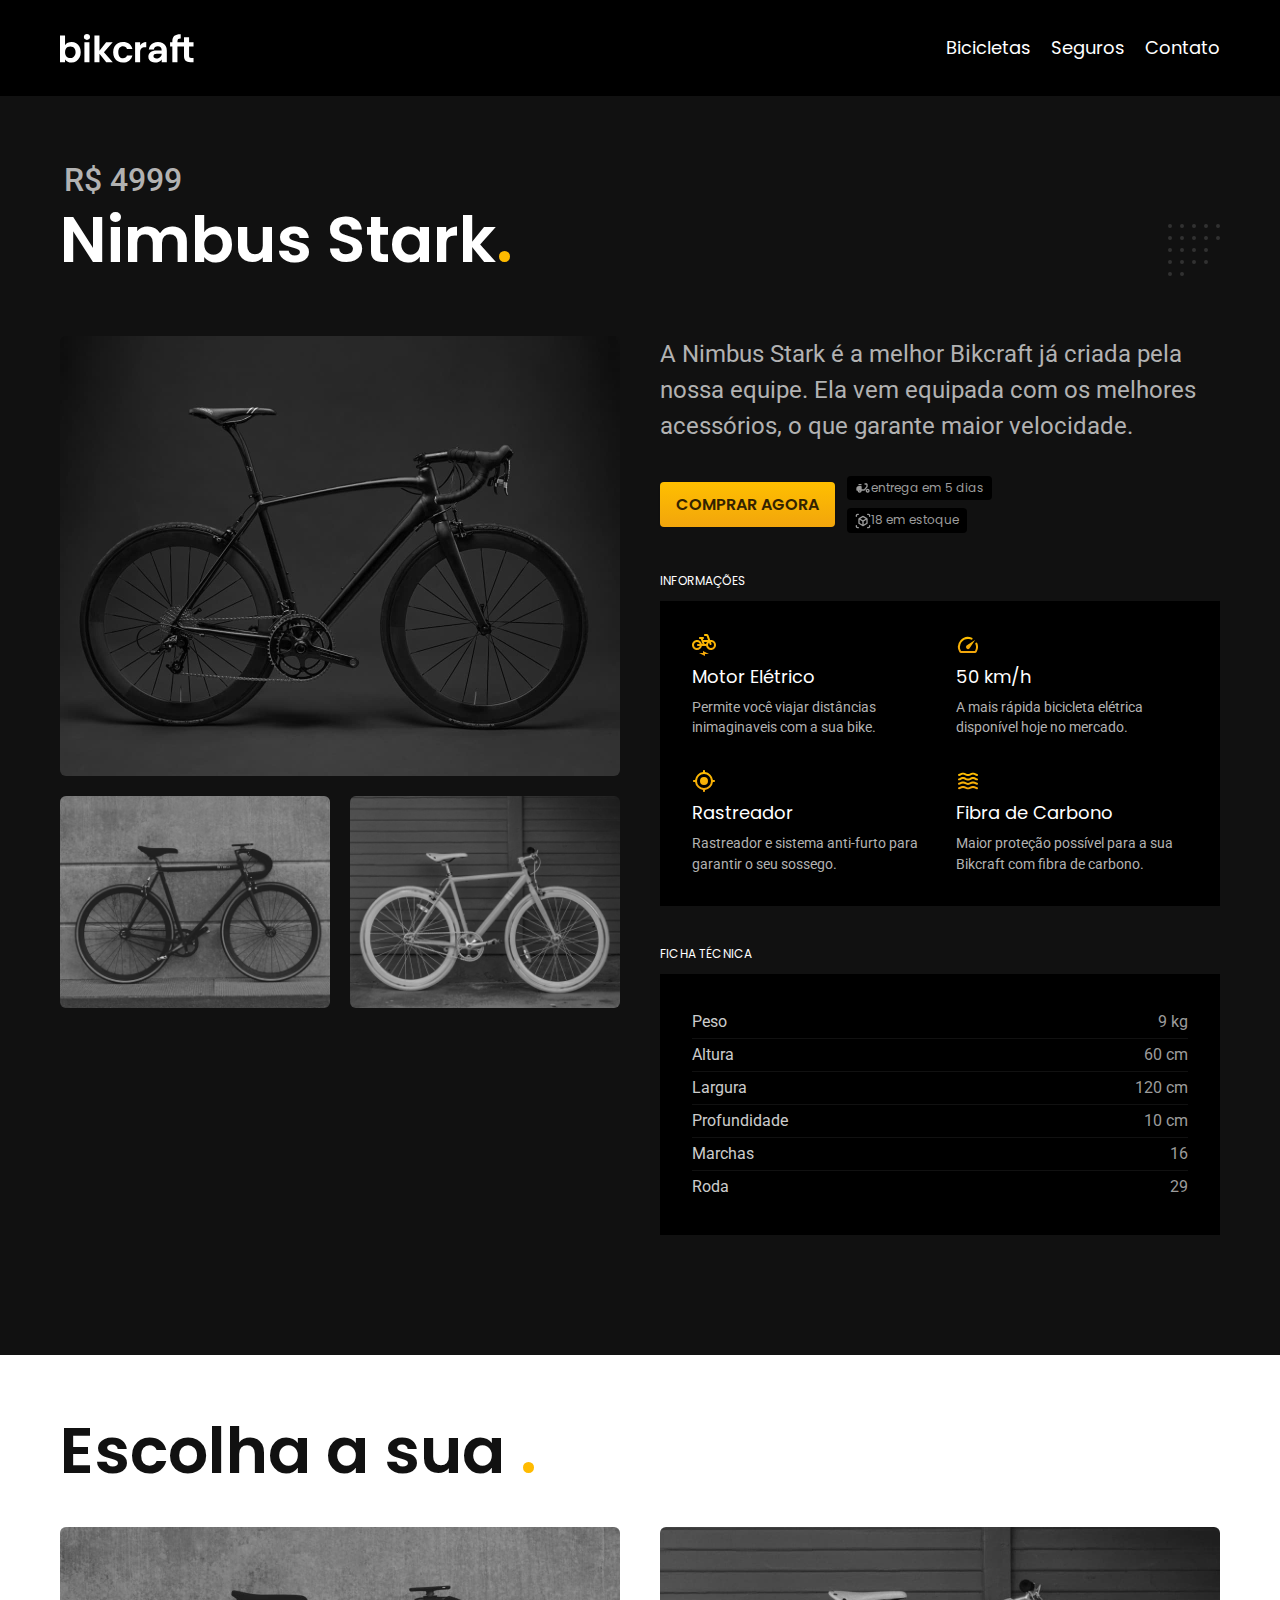
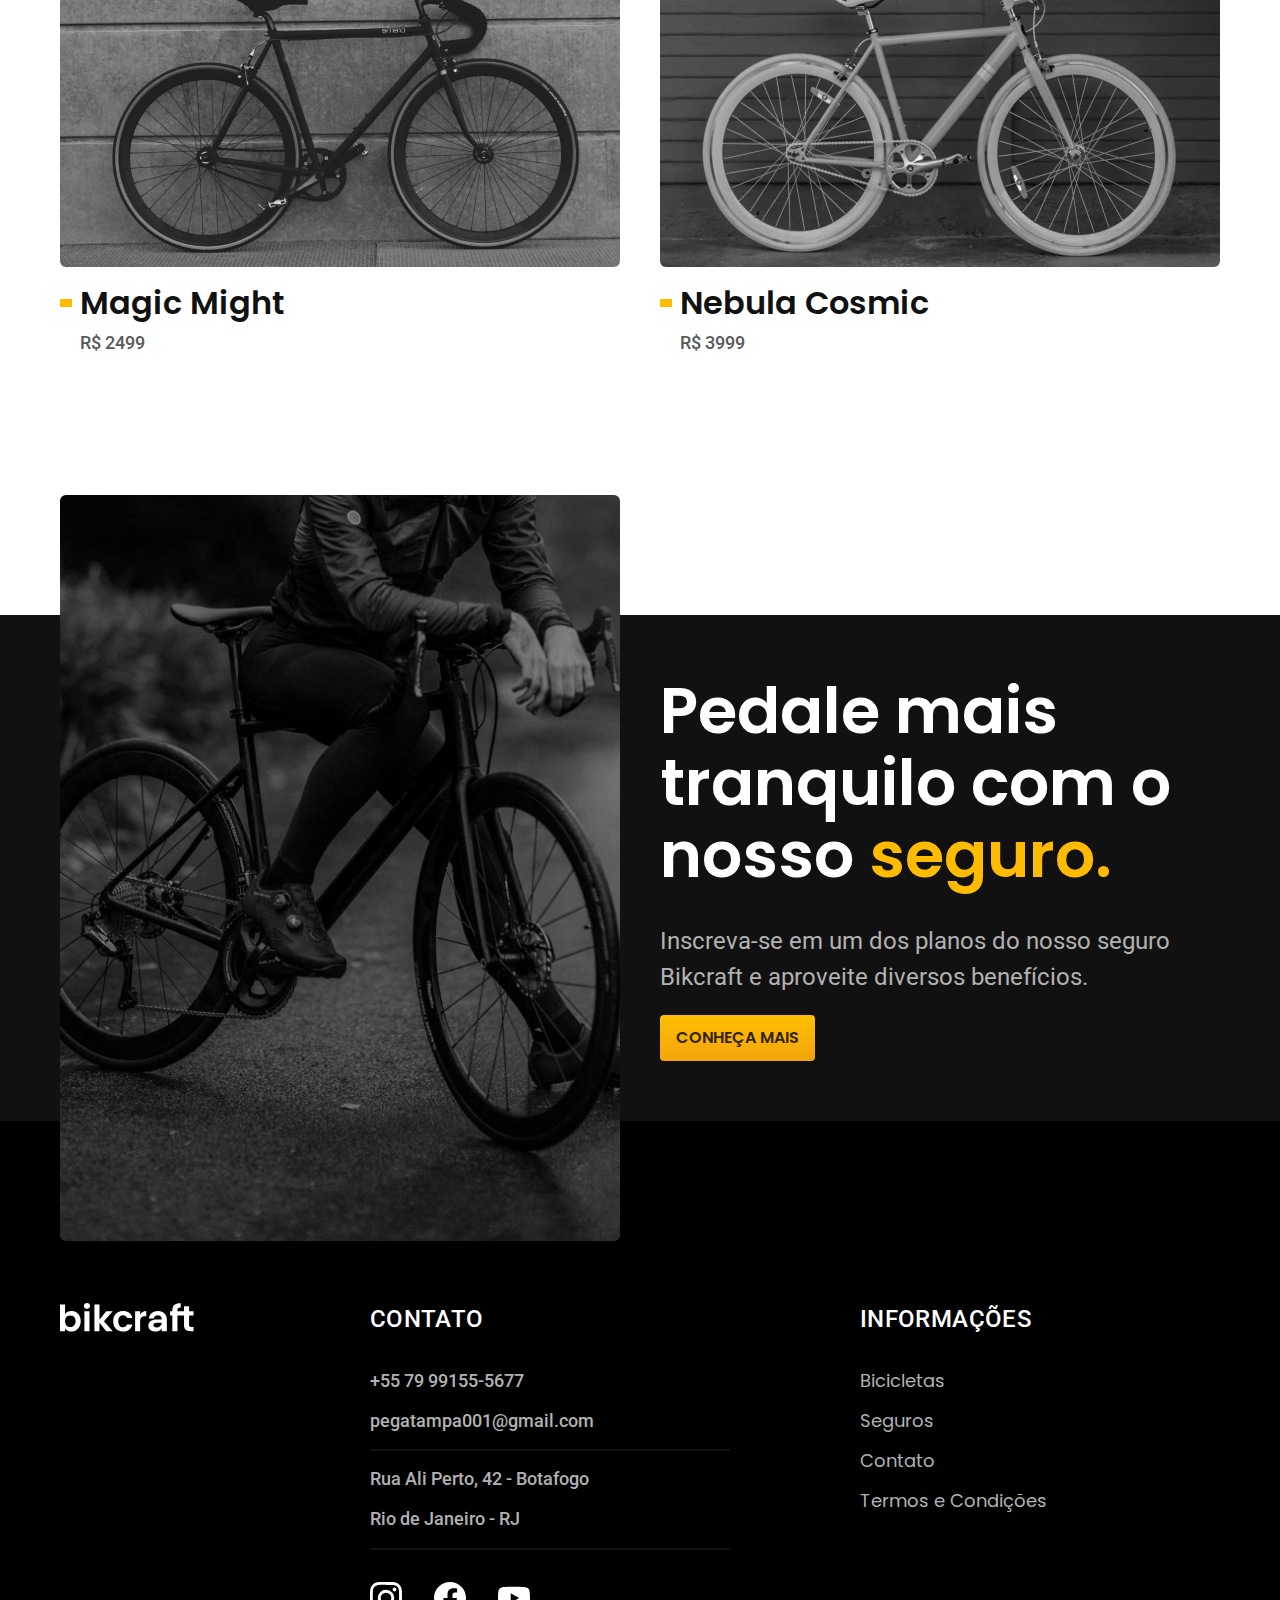
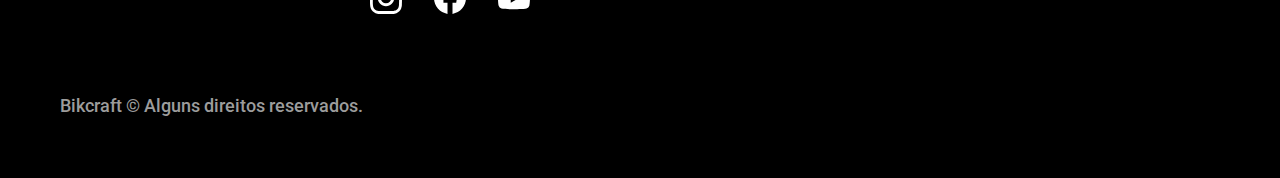
<file: bicicletas/nimbus.html>
<!DOCTYPE html>
<html lang="pt-br">

<head>
  <meta charset="UTF-8">
  <meta name="viewport" content="width=device-width, initial-scale=1.0">
  <title>Nimbus | Bikcraft</title>
  <meta name="description" content="Nimbus">
  <link rel="stylesheet" href="../css/style.min.css">
  <link rel="icon" href="../favicon.svg" type="image/svg+xml">
  <link rel="preconnect" href="https://fonts.googleapis.com">
  <link rel="preconnect" href="https://fonts.gstatic.com" crossorigin>
  <link href="https://fonts.googleapis.com/css2?family=Merriweather:ital,wght@1,900&family=Poppins:wght@400;600&family=Roboto:wght@400;500&display=swap" rel="stylesheet">
  <script>document.documentElement.classList.add('js'); </script>
</head>

<body id="bicicleta">
  <header class="header-bg">
    <div class="header container">
      <a href="../">
        <img src="../img/bikcraft.svg" alt="Bikcraft">
      </a>

      <nav aria-label="primaria">
        <ul class="header-menu font-1-m cor-w">
          <li><a href="../bicicletas.html">Bicicletas</a></li>
          <li><a href="../seguros.html">Seguros</a></li>
          <li><a href="../contato.html">Contato</a></li>
        </ul>
      </nav>
    </div>
  </header>

  <main class="titulo-bg">
    <div>
      <div class="titulo container">
        <p class="font-2-xl cor-c5">R$ 4999</p>
        <h1 class="font-1-xxl cor-w">Nimbus Stark<span class="cor-p1">.</span></h1>
      </div>
    </div>
    <div class="bicicleta container">
      <div class="bicicleta-imgs">
        <img src="../img/bicicleta/nimbus1.jpg" alt="">
        <img src="../img/bicicleta/nimbus2.jpg" alt="">
        <img src="../img/bicicleta/nimbus3.jpg" alt="">
      </div>
      <div class="bicicleta-content">
        <p class="font-2-l cor-c5">A Nimbus Stark é a melhor Bikcraft já criada pela nossa equipe. Ela vem equipada com os melhores acessórios, o que garante maior velocidade.</p>
        <div class="bicicleta-comprar">
          <a class="botao" href="../orcamento.html?tipo=bikcraft&produto=nimbus">Comprar Agora</a>
          <span class="font-1-xs cor-c6"><img src="../img/icones/entrega.svg" alt=""> entrega em 5 dias</span>
          <span class="font-1-xs cor-c6"><img src="../img/icones/estoque.svg" alt=""> 18 em estoque</span>
        </div>

        <h2 class="font-1-xs cor-w">Informações</h2>
        <ul class="bicicleta-info">
          <li>
            <img src="../img/icones/eletrica.svg" alt="">
            <h3 class="font-1-m cor-w">Motor Elétrico</h3>
            <p class="font-2-xs cor-c5">Permite você viajar distâncias inimaginaveis com a sua bike.</p>
          </li>
          <li>
            <img src="../img/icones/velocidade.svg" alt="">
            <h3 class="font-1-m cor-w">50 km/h</h3>
            <p class="font-2-xs cor-c5">A mais rápida bicicleta elétrica disponível hoje no mercado.</p>
          </li>
          <li>
            <img src="../img/icones/rastreador.svg" alt="">
            <h3 class="font-1-m cor-w">Rastreador</h3>
            <p class="font-2-xs cor-c5">Rastreador e sistema anti-furto para garantir o seu sossego.</p>
          </li>
          <li>
            <img src="../img/icones/carbono.svg" alt="">
            <h3 class="font-1-m cor-w">Fibra de Carbono</h3>
            <p class="font-2-xs cor-c5">Maior proteção possível para a sua Bikcraft com fibra de carbono.</p>
          </li>
        </ul>
        <h2 class="font-1-xs cor-w">Ficha Técnica</h2>
        <ul class="bicicleta-ficha font-2-s cor-c4">
          <li>Peso <span>9 kg</span></li>
          <li>Altura <span>60 cm</span></li>
          <li>Largura <span>120 cm</span></li>
          <li>Profundidade <span>10 cm</span></li>
          <li>Marchas <span>16</span></li>
          <li>Roda <span>29</span></li>
        </ul>
      </div>
    </div>
  </main>
  <article class="bicicletas-lista container">
    <h2 class=" font-1-xxl">Escolha a sua <span class="cor-p1">.</span></h2>
    <ul>
      <li>
        <a href="../bicicletas/magic.html">
          <img src="../img/bicicletas/magic.jpg" alt="Bicicletas magic">
          <h3 class="font-1-xl">Magic Might</h3>
          <span class="font-2-m cor-c8">R$ 2499 </span>
        </a>
      </li>
      <li>
        <a href="../bicicletas/nebula.html">
          <img src="../img/bicicletas/nebula.jpg" alt="Bicicletas magic">
          <h3 class="font-1-xl">Nebula Cosmic</h3>
          <span class="font-2-m cor-c8">R$ 3999 </span>
        </a>
      </li>
    </ul>
  </article>

  <article class="seguro-bg">
    <div class="seguro container">
      <div class="seguro-img">
        <img src="../img/fotos/seguros.jpg" alt="Pessoa parada em cima de uma bicicleta.">
      </div>
      <div class="seguro-content">
        <h2 class="font-1-xxl cor-w">Pedale mais tranquilo com o nosso <span class="cor-p1">seguro.</span></h2>
        <p class="font-2-l cor-c5">Inscreva-se em um dos planos do nosso seguro Bikcraft e aproveite diversos benefícios.</p>
        <a class="botao" href="../seguros.html">Conheça Mais</a>
      </div>
    </div>
  </article>

  <footer class="footer-bg">
    <div class="footer container">
      <img src="../img/bikcraft.svg">
      <div class="footer-contato">
        <h3 class="font-2-l-b cor-w">Contato</h3>
        <ul class="font-2-m cor-c5">
          <li><a href="tel:+5579991555677">+55 79 99155-5677</a></li>
          <li><a href="mailto:pegatampa001@gmail.com">pegatampa001@gmail.com</a></li>
          <li>Rua Ali Perto, 42 - Botafogo</li>
          <li>Rio de Janeiro - RJ </li>
        </ul>
        <div class="footer-redes">
          <a href="./">
            <img src="../img/redes/instagram.svg">
          </a>
          <a href="./">
            <img src="../img/redes/facebook.svg">
          </a>
          <a href="./">
            <img src="../img/redes/youtube.svg">
          </a>
        </div>
      </div>
      <div class="footer-info">
        <h3 class="font-2-l-b cor-w">Informações</h3>
        <nav>
          <ul class="font-1-m cor-c5">
            <li><a href="./bicicletas.html">Bicicletas</a></li>
            <li><a href="./seguros.html">Seguros</a></li>
            <li><a href="./contato.html">Contato</a></li>
            <li><a href="./termos.html">Termos e Condições</a></li>
          </ul>
        </nav>
      </div>
      <p class="footer-copy font-2-m cor-c6">Bikcraft © Alguns direitos reservados.</p>
    </div>
  </footer>
  <script src="../js/script.js"></script>
</body>

</html>
</file>
<file: css/style.min.css>
body{margin:0;font-family:arial,helvetica,sans-serif;color:#111}ul{padding:0;list-style:none}blockquote,dd,h1,h2,h3,h4,p,ul{margin:0}a{text-decoration:none;color:inherit}img{max-width:100%;height:auto;display:block}img[src$=".jpg"]{border-radius:6px}.header{display:flex;justify-content:space-between;align-items:center;padding-top:20px;padding-bottom:20px;gap:20px;flex-wrap:wrap}.header-bg{background-color:var(--cor-c12)}.header-menu{display:flex;gap:20px;flex-wrap:wrap}.header-menu a{padding:16px 0;display:inline-block;position:relative}.header-menu a:after{content:" ";display:block;height:2px;width:0;background:var(--cor-w);margin-top:4px;transition:.3s;position:absolute}.header-menu a.ativo::after,.header-menu a:hover:after{width:100%}@media (max-width:800px){.header-menu{gap:20px}.header-menu a{background:#111;padding:12px 16px;border-radius:4px}.header-menu a:hover{background:var(--cor-c10)}.header-menu a:after{display:none}}@media (max-width:600px){.header-menu{gap:12px}.header-menu a{padding:8px 12px;font-size:14px}}.intro-bg{background:var(--cor-c12) url(../img/dec/bottom-left.svg) no-repeat bottom 160px left 20px;color:var(--cor-w);box-shadow:inset 0 -120px #fff}.intro{display:grid;grid-template-columns:1fr 1fr;gap:0 40px}.intro p{grid-column:1}.intro a{grid-column:1}.intro img{grid-column:2;grid-row:1/3;border-radius:4px}.intro img{width:100%;height:100%;object-fit:cover}.intro-content{align-self:end;padding-bottom:200px}.intro h1{margin-bottom:32px}.intro p{margin-bottom:20px}@media (max-width:800px){.intro{grid-template-columns:1fr;gap:32px}.intro h1{margin-bottom:16px}.intro-content{padding-bottom:0}.intro img{height:300px;width:100%}.intro-bg{background:var(--cor-c11);padding-top:40px;box-shadow:inset 0 -60px var(--cor-w)}}.container{max-width:1200px;padding-left:20px;padding-right:20px;box-sizing:border-box;margin-left:auto;margin-right:auto}.botao{padding:16px 32px;background:linear-gradient(#ffbf00,#f2a50c);display:inline-block;border-radius:4px;box-shadow:0 1px 2px rgba(0,0,0,.1);text-transform:uppercase;color:var(--cor-p5);font:600 1.125rem/1.35 poppins,sans-serif;max-width:max-content;border:none;cursor:pointer}.titulo{background:url(../img/dec/bottom-right.svg) no-repeat bottom right 20px}.botao.secundario{background:var(--cor-c10);color:var(--cor-c2)}.botao.secundario:hover{background:var(--cor-c9)}.botao.seta{display:flex;align-items:center}.botao.seta::after{content:"";display:inline-block;width:18px;height:10px;margin-left:12px;background:url("../img/icones/seta.svg");transition:transform .2s}.botao.seta:hover::after{transform:translateX(4px)}.botao:hover{background:linear-gradient(#ffb60d,#e59317)}@media (min-width:600px){.botao{padding:12px 16px;font-size:1rem}}.link{display:inline-block;color:var(--cor-p1);font:500 1.5rem/1.5 poppins,sans-serif;text-transform:uppercase}.link::after{content:"";display:block;width:100%;height:4px;background-color:currentColor}.link:hover{color:var(--cor-w)}.titulo-bg{background:var(--cor-c11);padding-top:60px;padding-bottom:60px}.titulo p{margin:4px}@media (max-width:800px){.titulo{padding-top:40px;padding-bottom:40px}.titulo p{font-size:1rem;text-transform:lowercase;font-weight:400}}.font-1-xs{font:400 0.75rem/1.35 Poppins,sans-serif}.font-2-xs{font:400 0.875rem/1.43 Roboto,sans-serif}.font-1-s{font:400 1rem/1.5 Poppins,sans-serif}.font-2-s{font:400 1rem/1.5 Roboto,sans-serif}.font-1-m,.font-1-m-b{font:400 1.125rem/1.35 Poppins,sans-serif}.font-1-m-b{font-weight:600}.font-2-m{font:500 1.125rem/1.35 Roboto,sans-serif}.font-1-l{font:400 1.5rem/1.5 Poppins,sans-serif}.font-2-l,.font-2-l-b{font:400 1.5rem/1.5 Roboto,sans-serif}.font-2-l-b{font-weight:500;letter-spacing:.015em;text-transform:uppercase}.font-1-xl{font:600 2rem/1.25 Poppins,sans-serif}.font-2-xl{font:500 2rem/1.25 Roboto,sans-serif}.font-1-xxl{font:600 4rem/1.125 Poppins,sans-serif}@media (max-width:1200px){.font-1-xxl{font-size:3rem}.font-2-l,.font-2-l-b{font-size:1.251rem}}@media (max-width:800px){.font-1-xxl{font-size:2rem}.font-1-xl,.font-2-xl{font-size:1.5rem}}:root{--cor-w:#ffffffff;--cor-c1:#f7f7f7;--cor-c2:#ededed;--cor-c3:#dedede;--cor-c4:#cccccc;--cor-c5:#b2b2b2;--cor-c6:#9c9c9c;--cor-c7:#717171;--cor-c8:#595959;--cor-c9:#404040;--cor-c10:#2e2e2e;--cor-c11:#111111;--cor-c12:#000000;--cor-p1:#ffbb00;--cor-p2:#e4a30b;--cor-p3:#a66f00;--cor-p4:#664400;--cor-p5:#332200}.cor-w{color:var(--cor-w)}.cor-c1{color:var(--cor-c1)}.cor-c2{color:var(--cor-c2)}.cor-c3{color:var(--cor-c3)}.cor-c4{color:var(--cor-c4)}.cor-c5{color:var(--cor-c5)}.cor-c6{color:var(--cor-c6)}.cor-c7{color:var(--cor-c7)}.cor-c8{color:var(--cor-c8)}.cor-c9{color:var(--cor-c9)}.cor-c10{color:var(--cor-c10)}.cor-c11{color:var(--cor-c11)}.cor-c12{color:var(--cor-c12)}.cor-p1{color:var(--cor-p1)}.cor-p2{color:var(--cor-p2)}.cor-p3{color:var(--cor-p3)}.cor-p4{color:var(--cor-p4)}.cor-p5{color:var(--cor-p5)}.bicicletas-lista{padding-bottom:120px;padding-top:60px}.bicicletas-lista ul{display:flex;gap:40px;padding:0 20px 20px 20px;max-width:1400px;margin-left:auto;margin-right:auto;overflow-x:auto;-webkit-overflow-scrolling:touch}#bicicleta .bicicletas-lista ul{padding:0 0 20px 0}.bicicletas-lista li{min-width:280px}.bicicletas-lista h2{margin-bottom:40px}.bicicletas-lista img{margin-bottom:16px}.bicicletas-lista a{display:block}.bicicletas-lista h3{margin-bottom:8px;display:flex;align-items:center}.bicicletas-lista h3::before{content:" ";background-color:var(--cor-p1);height:8px;width:12px;display:inline-block;margin-right:8px;transition:width .2s}.bicicletas-lista a:hover h3::before{width:24px}.bicicletas-lista li span{padding-left:20px}@media (max-width:800px){.bicicletas-lista{padding-bottom:60px}.bicicletas-lista ul{gap:20px}}.tecnologia-bg{background-color:var(--cor-c11);box-shadow:inset 0 120px var(--cor-w),inset 0 -120px var(--cor-w)}.tecnologia{display:grid;grid-template-columns:1fr 1fr;gap:40px}.tecnologia-img img{width:100%;height:100%;object-fit:cover;object-position:left}.tecnologia-content{padding-top:160px;padding-bottom:160px}.tecnologia-content>span{margin-bottom:20px;display:block}.tecnologia-content h2{margin-bottom:32px}.tecnologia-content>p{margin-bottom:20px}.tecnologia a{margin-bottom:80px}.tecnologia-vantagens{display:flex;gap:40px}.tecnologia-vantagens h3{margin-bottom:8px;width:max-content}.tecnologia-vantagens img{width:24px;margin-bottom:8px}@media (max-width:800px){.tecnologia-bg{box-shadow:initial}.tecnologia{grid-template-columns:1fr}.tecnologia-content{padding-top:60px;padding-bottom:60px}.tecnologia-img{display:none}}@media (max-width:600px){.tecnologia-vantagens{flex-direction:column}}.parceiros{padding-top:60px;padding-bottom:120px}.parceiros h2{margin-bottom:60px}.parceiros ul{padding:0 20px;max-width:1400px;margin:0 auto;display:grid;grid-template-columns:repeat(4,1fr)}.parceiros li{padding:32px;display:flex;border-left:2px solid var(--cor-c2)}.parceiros img{margin:auto}.parceiros li:first-child{border-left:none}.parceiros li:nth-child(5){border-left:none}.parceiros li:nth-child(n+5){border-top:2px solid var(--cor-c2)}@media (max-width:800px){.parceiros{padding-bottom:60px}.parceiros h2{margin-bottom:20px}.parceiros ul{grid-template-columns:repeat(2,1fr)}.parceiros li:nth-child(n+3){border-top:2px solid var(--cor-c2)}.parceiros li:nth-child(odd){border-left:none}.parceiros li{display:flex;padding:20px}}.depoimento{display:grid;grid-template-columns:1fr 1fr;background-color:var(--cor-p1);overflow:hidden}.depoimento img{border-radius:0;width:100%;height:100%;object-fit:cover;border-radius:0}.depoimento-content{padding:40px 40px 80px 80px;align-self:end;background:url(../img/dec/bottom-right-p.svg) no-repeat bottom 40px right 40px}.depoimento-content p{max-width:32ch;font-family:Merriweather,serif;font-style:italic;font-weight:900;margin-bottom:32px;position:relative}.depoimento p::before{position:absolute;content:"“";font-size:5rem;color:var(--cor-p2);left:-50px;top:-20px}.depoimento p::after{position:absolute;content:"”";font-size:5rem;color:var(--cor-p2)}@media (max-width:800px){.depoimento{grid-template-columns:1fr;text-align:center}.depoimento-content{padding:40px 20px;justify-self:center}.depoimento img{max-height:200px}}.seguros-bg{background:var(--cor-c11)}.seguros{padding-top:60px;padding-bottom:60px;display:grid;grid-template-columns:1fr 1fr;gap:40px;align-items:center}#seguros .seguros{padding-top:0}.seguros h2{grid-column:1/-1}.seguros-item{background-color:var(--cor-c12);padding:32px 32px 32px 60px;display:grid;grid-template-columns:1fr auto;border-radius:4px}.seguros-item h3{margin-bottom:40px}.seguros-item span{grid-column:2;display:block;text-align:right}.seguros-item ul{grid-column:1/-1;margin-bottom:32px}.seguros-item li{display:flex;align-items:center;position:relative}.seguros-item li+li{margin-top:20px}.seguros-item li::before{content:" ";display:block;width:13px;height:9px;background-image:url("../img/icones/lista.svg");position:absolute;left:-21px}.seguros-item a{grid-column:1/-1;margin-bottom:32px}@media (max-width:800px){.seguros{grid-template-columns:1fr}}.footer-bg{background-color:var(--cor-c12)}.footer{display:grid;grid-template-columns:3fr 5fr 4fr;gap:40px;padding-top:60px;padding-bottom:60px}.footer h3{margin-bottom:32px}.footer-contato ul{margin-bottom:32px}.footer-contato li:nth-child(2n):after{content:"";display:block;max-width:360px;height:2px;background:var(--cor-c11);margin-top:16px}.footer li{margin-bottom:16px}.footer-redes{display:flex;gap:32px}.footer a:hover{color:var(--cor-w)}.footer-copy{grid-column:1/-1;margin-top:40px}@media (max-width:800px){.footer>img{display:none}.footer{grid-template-columns:1fr 1fr}}@media (max-width:600px){.footer{grid-template-columns:1fr}.footer-copy{margin-top:0;gap:60px}}.termos{padding-top:80px;padding-bottom:80px}.termos h2{font-weight:600;margin-bottom:20px}.termos p+h2{margin-top:40px}.termos p{margin-bottom:24px;max-width:75ch}.bicicletas-bg{background:linear-gradient(to right,#fff 30%,#000 30%)}.bicicletas{display:grid;grid-template-columns:1fr 1fr;gap:40px;padding-top:60px;padding-bottom:60px;background:url(../img/dec/bottom-right.svg) no-repeat bottom 40px right 20px}.bicicletas-bg{background:linear-gradient(to right,var(--cor-w) 30%,var(--cor-c11) 30%)}.bicicletas-img{display:grid}.bicicletas-img img{grid-area:1/1}.bicicletas-img span{grid-area:1/1;place-self:start end;margin-top:20px;background:var(--cor-c12);padding:8px 16px 8px 8px;display:inline-block;border-radius:5px 0 0 5px}.bicicletas-content{align-content:start;display:grid;grid-template-columns:1fr auto;align-items:start}.bicicletas h2,.bicicletas p{grid-column:1/-1}.bicicletas h2{margin-bottom:20px}.bicicletas h2::before{content:"";display:block;width:12px;height:8px;background-color:var(--cor-p1);margin-bottom:8px}.bicicletas p{margin-bottom:32px}.bicicletas a{place-self:end}.bicicletas ul{display:grid;gap:16px}.bicicletas li{display:flex;align-items:center}.bicicletas-content img{width:24px;margin-right:8px}@media (max-width:800px){.bicicletas-bg{background:var(--cor-c11)}.bicicletas{grid-template-columns:1fr;gap:20px;padding-top:40px;padding-bottom:40px}}@media (max-width:600px){.bicicletas-content{grid-template-columns:1fr}.bicicletas a{place-self:start}.bicicletas ul{font-size:1rem;margin-bottom:32px;grid-template-columns:1fr 1fr}}.vantagens-bg{background-color:var(--cor-c12)}.vantagens{padding-top:120px;padding-bottom:120px}.vantagens h2{margin-bottom:60px}.vantagens ul{display:grid;grid-template-columns:1fr 1fr 1fr;gap:40px 80px}.vantagens h3,.vantagens img{margin-bottom:8px}@media (max-width:800px){.vantagens{padding-top:60px;padding-bottom:60px}.vantagens h2{margin-bottom:40px}.vantagens ul{gap:20px}}.perguntas{padding-top:120px;padding-bottom:120px}.perguntas h2{margin-bottom:60px}.perguntas dl>div{padding:20px;border-radius:4px}.perguntas dl>div:nth-child(odd){background-color:var(--cor-c1)}.perguntas button::before{content:"";display:inline-block;width:12px;height:8px;background-color:var(--cor-p1)}.perguntas button{display:grid;grid-template-columns:auto 1fr auto;align-items:center;gap:8px;cursor:pointer;border:none;background:0 0;width:100%;text-align:left}.perguntas button::after{content:"";display:inline-block;width:14px;height:6px;background:url(../img/icones/seta-abrir.svg);transition:.3s}.perguntas button:hover::after,.perguntas button[aria-expanded=true]::after{transform:rotate(180deg)}.js .perguntas dd{display:none}.js .perguntas dd.ativa{display:block}.perguntas dd{padding-left:20px;padding-top:16px;max-width:80ch}@media (max-width:800px){.perguntas{padding-top:60px;padding-bottom:60px}.perguntas h2{margin-bottom:40px}}.bicicleta{display:grid;grid-template-columns:1fr 1fr;align-items:start;gap:40px;padding-top:60px;padding-bottom:60px}#bicicleta .titulo p{text-transform:uppercase}.bicicleta-imgs{display:flex;flex-wrap:wrap;gap:20px}.bicicleta-imgs img{flex:1;min-width:200px}.bicicleta-imgs img:first-child{min-width:100%}.bicicleta-content>p{margin-bottom:32px}.bicicleta-comprar{display:grid;grid-template-columns:max-content auto;align-items:center;justify-items:start;gap:8px 12px;margin-bottom:40px}.bicicleta-comprar a{grid-row:span 2}.bicicleta-comprar span{display:flex;align-items:center;background-color:var(--cor-c12);padding:4px 8px;border-radius:4px}.bicicleta-content h2{text-transform:uppercase;letter-spacing:.015em;margin-bottom:12px}.bicicleta-ficha,.bicicleta-info{padding:32px;background-color:var(--cor-c12)}.bicicleta-info{margin-bottom:40px;display:grid;grid-template-columns:1fr 1fr;gap:32px}.bicicleta-info img{width:24px;margin-bottom:8px}.bicicleta-info h3{margin-bottom:8px}.bicicleta-ficha li{padding:4px 0;display:flex;justify-content:space-between;border-bottom:1px solid var(--cor-c11)}.bicicleta-ficha li:last-child{border-bottom:none}.bicicleta-ficha span{color:var(--cor-c6)}@media (max-width:800px){.bicicleta{grid-template-columns:1fr;padding-top:40px;padding-bottom:40px}.bicicleta-imgs{grid-row:2}}@media (max-width:400px){.bicicleta-info{grid-template-columns:1fr}.bicicleta-comprar{grid-template-columns:1fr}}.seguro-bg{background-color:var(--cor-c11);box-shadow:inset 0 120px var(--cor-w),inset 0 -120px var(--cor-c12)}.seguro{display:grid;grid-template-columns:1fr 1fr;gap:40px}.seguro-img img{width:100%;height:100%;object-fit:cover}.seguro-content{padding-top:180px;padding-bottom:180px}.seguro h2{margin-bottom:32px}.seguro p{margin-bottom:20px}@media (max-width:800px){.seguro-bg{box-shadow:inset 0 -60px var(--cor-12)}.seguro{grid-template-columns:1fr}.seguro-content{grid-row:1;padding-top:40px;padding-bottom:0}}#contato{background:linear-gradient(var(--cor-c11) 600px,var(--cor-c1) 0)}.contato{display:grid;grid-template-columns:5fr 7fr}.contato-dados,.contato-formulario{padding:60px;box-shadow:0 1px 2px rgba(0,0,0,.1)}.contato-dados{border-radius:5px 0 0 5px;background:var(--cor-c12) url(../img/dec/bottom-left.svg) no-repeat bottom 20px left 20px}.contato-formulario{border-radius:0 5px 5px 0;background:var(--cor-w) url(../img/dec/bottom-right.svg) no-repeat bottom 20px right 20px}.contato-dados h2{margin-bottom:60px}.contato-endereco{margin-bottom:32px;padding-left:28px;background:url("../img/icones/local.svg") no-repeat 0 2px}.contato-endereco p{margin-bottom:8px}.contato-meios a{display:block;max-width:max-content;margin-bottom:8px;padding-left:28px}.contato-meios a:hover{color:var(--cor-w)}.contato-meios a:first-child{background:url("../img/icones/email.svg") no-repeat 0 2px}.contato-meios a:nth-child(2){margin-bottom:32px}.contato-meios a:nth-child(3){background:url("../img/icones/telefone.svg") no-repeat 0 2px;margin-bottom:60px}.contato-redes{display:flex;gap:32px;padding-left:28px}@media (max-width:800px){.contato{grid-template-columns:1fr}.contato-dados,.contato-formulario{padding:20px}.contato-dados{border-radius:5px 5px 0 0;background:var(--cor-c12)}.contato-formulario{border-radius:0 0 5px 5px}.contato-dados h2,.contato-meios a:nth-child(3){margin-bottom:32px}.contato-redes{margin-bottom:12px}}.lojas{display:grid;grid-template-columns:1fr 1fr;gap:0 40px;padding-top:120px;padding-bottom:120px}.lojas h2{grid-column:1/-1;margin-bottom:60px}.lojas img{border-radius:4px 4px 0 0}.lojas-item{border-radius:4px;background:var(--cor-w);box-shadow:0 1px 2px rgba(0,0,0,.1)}.lojas-content{display:grid;grid-template-columns:1fr 1fr;gap:32px 16px;padding:32px}.lojas-content h3,.lojas-tempo{grid-column:1/-1}.lojas-dados{display:grid;gap:8px;border-left:2px solid var(--cor-c2);padding-left:12px}.lojas-tempo{display:flex;align-items:center;gap:8px}@media (max-width:800px){.lojas{gap:20px;padding-top:60px;padding-bottom:60px}.lojas h2{margin-bottom:32px}.lojas-content{grid-template-columns:1fr}}@media (max-width:600px){.lojas{grid-template-columns:1fr}}.form{display:grid;grid-template-columns:1fr 1fr;gap:20px}.form label{display:block;font:600 1rem/1.5 Poppins,sans-serif;margin-bottom:4px}.form .col-2{grid-column:span 2}.form input[type=email],.form input[type=text],.form textarea{font:400 1rem/1.5 Roboto,sans-serif;background:var(--cor-c1);border:1px solid var(--cor-c2);padding:12px;border-radius:4px;width:100%;box-sizing:border-box}.form input[type=email]:focus,.form input[type=text]:focus,.form textarea:focus{outline:0;border-color:var(--cor-p1);background:var(--cor-w);box-shadow:0 0 0 2px #fea}@media (max-width:600px){.form{grid-template-columns:1fr}.form .col-2{grid-column:1}}#orcamento{background:linear-gradient(var(--cor-c11) 600px,var(--cor-c1) 0)}.orcamento{display:grid;grid-template-columns:5fr 7fr;padding-bottom:120px}.orcamento h2{text-transform:uppercase;position:relative;display:flex;align-items:center}.orcamento h2::before{content:"";display:inline-block;width:4px;height:8px;background-color:var(--cor-p1);position:absolute;left:-12px}.orcamento-dados,.orcamento-produto{padding:60px;box-shadow:0 1px 2px rgba(0,0,0,.1)}.orcamento-produto{border-radius:5px 0 0 5px;background:var(--cor-c12) url(../img/dec/bottom-left.svg) no-repeat bottom 20px left 20px;display:grid;grid-template-columns:1fr 1fr;gap:20px;align-content:start}.orcamento-produto>*{grid-column:1/-1}.orcamento-produto>label{grid-column:initial}.orcamento-produto label{font:400 1rem/1.5 Poppins,sans-serif;color:var(--cor-4);background-color:var(--cor-c10);padding:12px 16px;border-radius:4px;cursor:pointer;display:grid;grid-template-columns:auto 1fr auto;align-items:center;border:1px solid var(--cor-c10)}.orcamento-produto input:checked+label{background:var(--cor-w);color:var(--cor-c11)}.orcamento-produto label::before{content:"";display:inline-block;box-sizing:border-box;width:12px;height:12px;border:1px solid var(--cor-6);border-radius:50%;margin-right:8px}.orcamento-produto input:checked+label::before{border-color:var(--cor-c7);box-shadow:inset 0 0 0 3px var(--cor-w),inset 0 0 0 6px var(--cor-c7)}.orcamento-produto label:hover{background-color:var(--cor-c9);border-color:var(--cor-c9)}.orcamento-produto input:focus+label{box-shadow:0 0 0 2px var(--cor-p1);border-color:var(--cor-c12)}.orcamento-produto label span{display:none}.orcamento-produto input:checked+label span{display:inline-block}.orcamento-produto input{opacity:0;position:absolute;pointer-events:none}.orcamento-dados{border-radius:0 5px 5px 0;background:var(--cor-w) url(../img/dec/bottom-right.svg) no-repeat bottom 20px right 20px}.orcamento-content{display:none}.orcamento-content h2,.orcamento-dados h2:nth-of-type(n+2){margin-top:20px}#bikcraft:checked~#orcamento-bikcraft,#seguro:checked~#orcamento-seguro{display:grid;gap:20px}.orcamento-detalhes{display:none;background:var(--cor-w);padding:20px;grid-template-columns:1fr 1fr;border-radius:4px;align-items:center}.orcamento-detalhes li{display:flex;align-items:center;margin-bottom:8px}.orcamento-detalhes li img{width:16px;margin-right:8px}.orcamento-produto input:checked+label+.orcamento-detalhes{display:grid}@media (max-width:1200px){.orcamento-dados,.orcamento-produto{padding:32px}}@media (max-width:800px){.orcamento{grid-template-columns:1fr}.orcamento-produto{border-radius:5px 5px 0 0;background:var(--cor-c12)}.orcamento-dados{border-radius:0 0 5px 5px}}@media (max-width:400px){.orcamento-produto{grid-template-columns:1fr}}.js .fadeInDown{transform:translate3d(0,-20px,0)}.js .fadeInUp{transform:translate3d(0,20px,0)}.js .fadeInRight{transform:translate3d(20px,0,0)}.js .fadeInLeft{transform:translate3d(-20px,0,0)}.js [data-anime]{opacity:0}.js .anime{opacity:1;transform:none;transition:transform .8s,opacity .8s}
</file>
